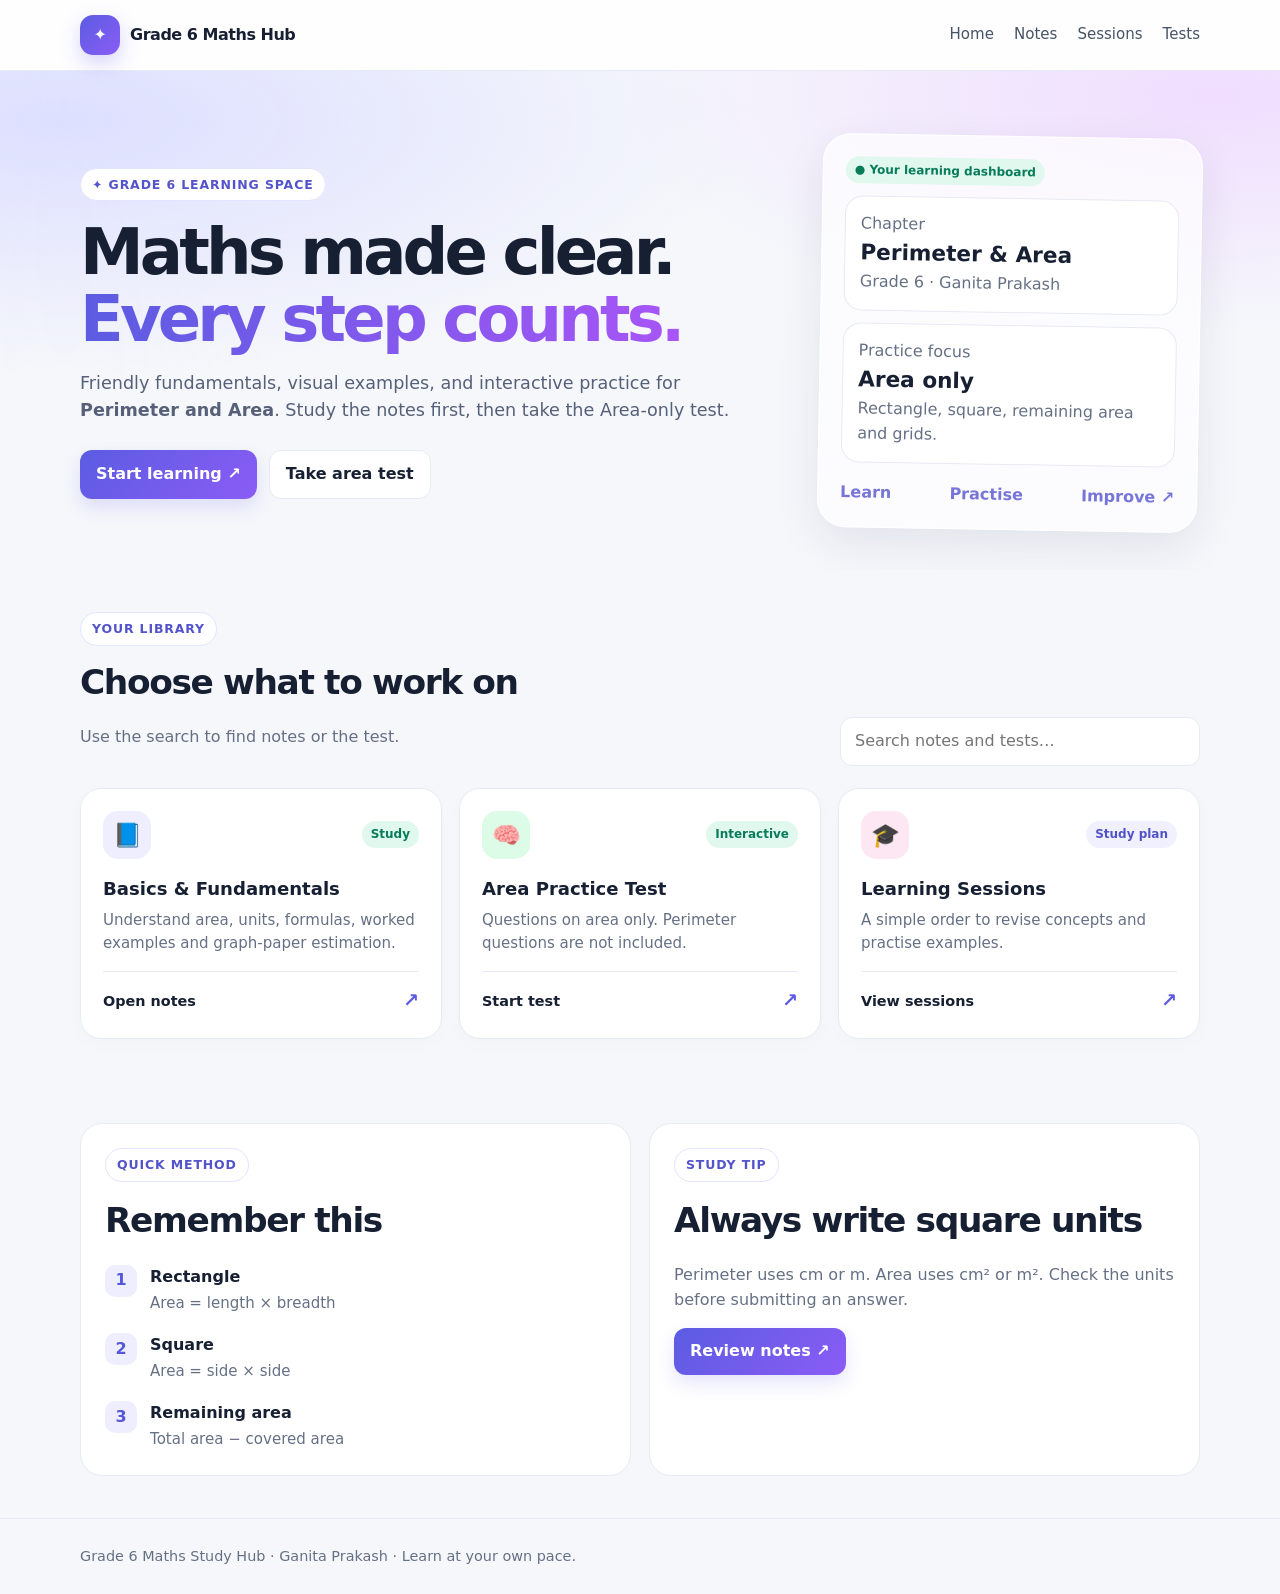
<file: index.html>
<!doctype html><html lang="en"><head><meta charset="utf-8"><meta name="viewport" content="width=device-width,initial-scale=1"><meta name="description" content="Grade 6 Maths study notes and interactive area test"><title>Grade 6 Maths Study Hub</title><link rel="stylesheet" href="/assets/style.css"></head><body><header class="nav"><div class="container nav-inner"><a class="brand" href="/"><span class="brand-icon">✦</span><span>Grade 6 Maths Hub</span></a><nav class="nav-links"><a href="/">Home</a><a href="/notes/">Notes</a><a href="/sessions/">Sessions</a><a href="/test/">Tests</a></nav></div></header><main><section class="hero"><div class="container hero-grid"><div><span class="eyebrow">✦ Grade 6 learning space</span><h1>Maths made clear.<br><span class="gradient-text">Every step counts.</span></h1><p class="lead">Friendly fundamentals, visual examples, and interactive practice for <b>Perimeter and Area</b>. Study the notes first, then take the Area-only test.</p><div class="hero-actions"><a class="btn" href="/notes/">Start learning ↗</a><a class="btn secondary" href="/test/">Take area test</a></div></div><div class="hero-art"><div class="pill green">● Your learning dashboard</div><div class="mini-stat"><span class="muted">Chapter</span><strong>Perimeter & Area</strong><span class="muted">Grade 6 · Ganita Prakash</span></div><div class="mini-stat"><span class="muted">Practice focus</span><strong>Area only</strong><span class="muted">Rectangle, square, remaining area and grids.</span></div><div style="display:flex;justify-content:space-between;margin-top:18px;color:#7776d8;font-weight:800"><span>Learn</span><span>Practise</span><span>Improve ↗</span></div></div></div></section><section class="section" id="learning"><div class="container"><div class="section-head"><div><span class="eyebrow">Your library</span><h2 style="margin-top:10px">Choose what to work on</h2><p class="muted">Use the search to find notes or the test.</p></div><input class="searchbar" data-search placeholder="Search notes and tests…"></div><div class="cards"><a class="card" data-search-card href="/notes/"><div class="card-top"><span class="icon-tile">📘</span><span class="pill green">Study</span></div><h3>Basics & Fundamentals</h3><p>Understand area, units, formulas, worked examples and graph-paper estimation.</p><div class="card-foot"><span>Open notes</span><span class="arrow">↗</span></div></a><a class="card" data-search-card href="/test/"><div class="card-top"><span class="icon-tile green">🧠</span><span class="pill green">Interactive</span></div><h3>Area Practice Test</h3><p>Questions on area only. Perimeter questions are not included.</p><div class="card-foot"><span>Start test</span><span class="arrow">↗</span></div></a><a class="card" data-search-card href="/sessions/"><div class="card-top"><span class="icon-tile pink">🎓</span><span class="pill">Study plan</span></div><h3>Learning Sessions</h3><p>A simple order to revise concepts and practise examples.</p><div class="card-foot"><span>View sessions</span><span class="arrow">↗</span></div></a></div></div></section><section class="section"><div class="container two-col"><div class="panel"><span class="eyebrow">Quick method</span><h2 style="margin-top:12px">Remember this</h2><div class="step"><span class="step-number">1</span><div><strong>Rectangle</strong><p>Area = length × breadth</p></div></div><div class="step"><span class="step-number">2</span><div><strong>Square</strong><p>Area = side × side</p></div></div><div class="step"><span class="step-number">3</span><div><strong>Remaining area</strong><p>Total area − covered area</p></div></div></div><div class="panel"><span class="eyebrow">Study tip</span><h2 style="margin-top:12px">Always write square units</h2><p class="muted">Perimeter uses cm or m. Area uses cm² or m². Check the units before submitting an answer.</p><a class="btn" href="/notes/">Review notes ↗</a></div></div></section></main><footer class="footer"><div class="container">Grade 6 Maths Study Hub · Ganita Prakash · Learn at your own pace.</div></footer><script src="/assets/app.js"></script>
</file>
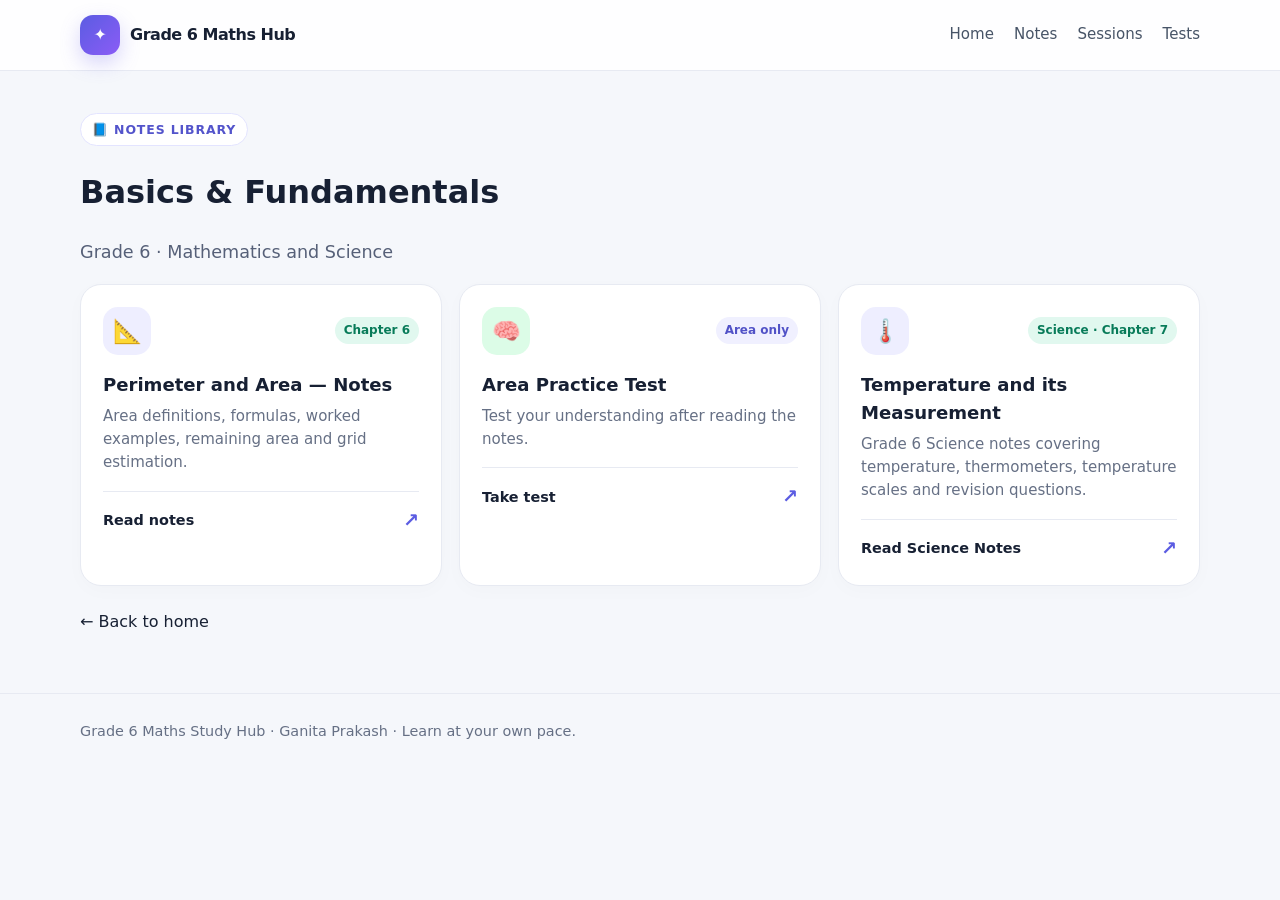
<file: notes/index.html>
<!doctype html>
<html lang="en">
<head>
  <meta charset="utf-8">
  <meta name="viewport" content="width=device-width,initial-scale=1">
  <meta name="description" content="Grade 6 Maths and Science study notes and interactive tests">
  <title>Grade 6 Notes</title>
  <link rel="stylesheet" href="/assets/style.css">
</head>

<body>

  <header class="nav">
    <div class="container nav-inner">
      <a class="brand" href="/">
        <span class="brand-icon">✦</span>
        <span>Grade 6 Maths Hub</span>
      </a>

      <nav class="nav-links">
        <a href="/">Home</a>
        <a href="/notes/">Notes</a>
        <a href="/sessions/">Sessions</a>
        <a href="/test/">Tests</a>
      </nav>
    </div>
  </header>

  <main class="section">
    <div class="container">

      <span class="eyebrow">📘 Notes library</span>

      <h1>Basics &amp; Fundamentals</h1>

      <p class="lead">
        Grade 6 · Mathematics and Science
      </p>

      <div class="cards">

        <!-- Maths Notes Card -->
        <a class="card" href="/notes/perimeter-and-area.html">
          <div class="card-top">
            <span class="icon-tile">📐</span>
            <span class="pill green">Chapter 6</span>
          </div>

          <h3>Perimeter and Area — Notes</h3>

          <p>
            Area definitions, formulas, worked examples,
            remaining area and grid estimation.
          </p>

          <div class="card-foot">
            <span>Read notes</span>
            <span class="arrow">↗</span>
          </div>
        </a>

        <!-- Area Practice Test Card -->
        <a class="card" href="/test/">
          <div class="card-top">
            <span class="icon-tile green">🧠</span>
            <span class="pill">Area only</span>
          </div>

          <h3>Area Practice Test</h3>

          <p>
            Test your understanding after reading the notes.
          </p>

          <div class="card-foot">
            <span>Take test</span>
            <span class="arrow">↗</span>
          </div>
        </a>

        <!-- Science Notes Card -->
        <a class="card" href="/notes/temperature-and-its-measurement.html">
          <div class="card-top">
            <span class="icon-tile">🌡️</span>
            <span class="pill green">Science · Chapter 7</span>
          </div>

          <h3>Temperature and its Measurement</h3>

          <p>
            Grade 6 Science notes covering temperature,
            thermometers, temperature scales and revision questions.
          </p>

          <div class="card-foot">
            <span>Read Science Notes</span>
            <span class="arrow">↗</span>
          </div>
        </a>

      </div>

      <p style="margin-top:24px">
        <a href="/">← Back to home</a>
      </p>

    </div>
  </main>

  <footer class="footer">
    <div class="container">
      Grade 6 Maths Study Hub · Ganita Prakash · Learn at your own pace.
    </div>
  </footer>

  <script src="/assets/app.js"></script>

</body>
</html>
</file>
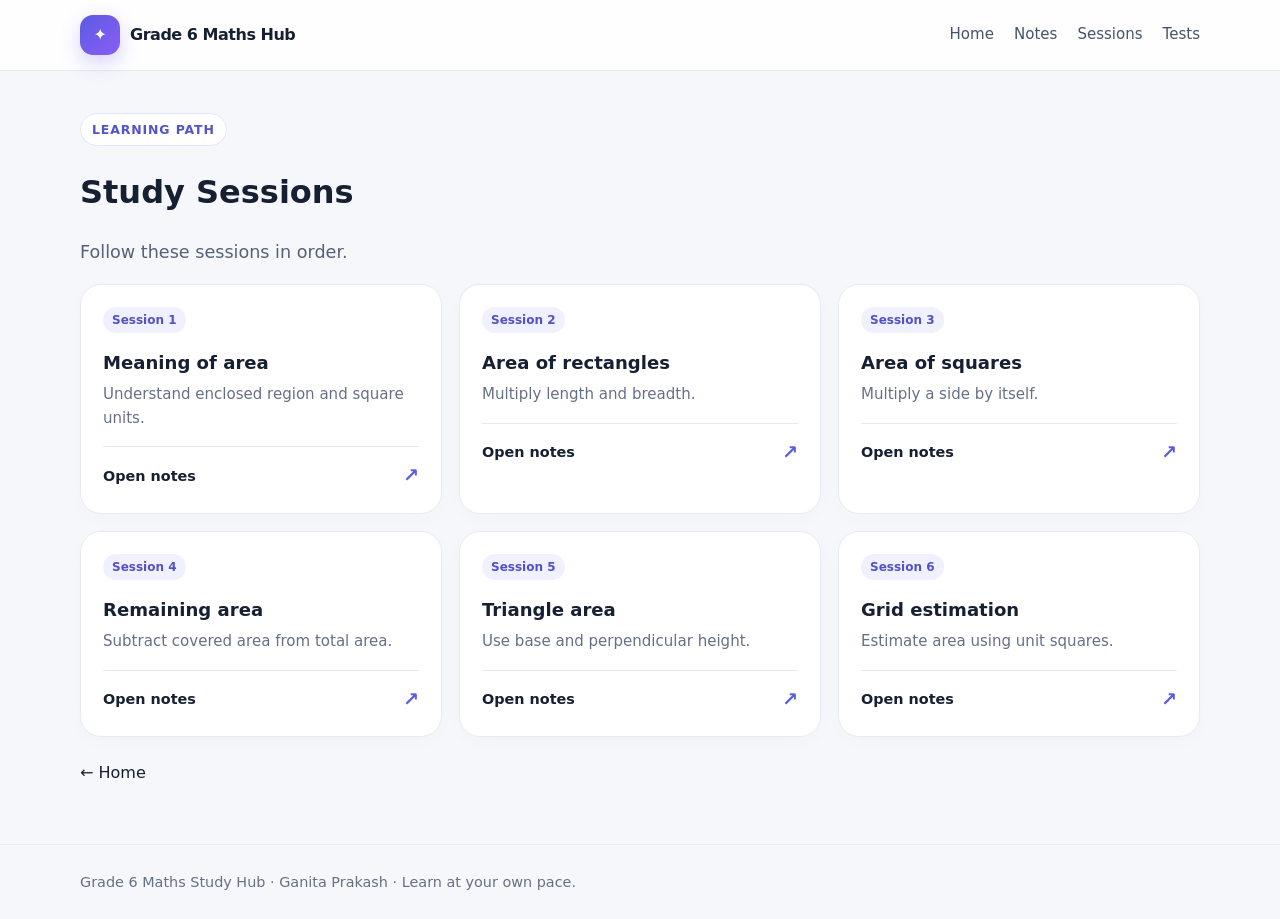
<file: sessions/index.html>
<!doctype html><html lang="en"><head><meta charset="utf-8"><meta name="viewport" content="width=device-width,initial-scale=1"><meta name="description" content="Grade 6 Maths study notes and interactive area test"><title>Grade 6 Sessions</title><link rel="stylesheet" href="/assets/style.css"></head><body><header class="nav"><div class="container nav-inner"><a class="brand" href="/"><span class="brand-icon">✦</span><span>Grade 6 Maths Hub</span></a><nav class="nav-links"><a href="/">Home</a><a href="/notes/">Notes</a><a href="/sessions/">Sessions</a><a href="/test/">Tests</a></nav></div></header><main class="section"><div class="container"><span class="eyebrow">Learning path</span><h1>Study Sessions</h1><p class="lead">Follow these sessions in order.</p><div class="cards"><a class="card" href="/notes/perimeter-and-area.html"><span class="pill">Session 1</span><h3>Meaning of area</h3><p>Understand enclosed region and square units.</p><div class="card-foot"><span>Open notes</span><span class="arrow">↗</span></div></a><a class="card" href="/notes/perimeter-and-area.html"><span class="pill">Session 2</span><h3>Area of rectangles</h3><p>Multiply length and breadth.</p><div class="card-foot"><span>Open notes</span><span class="arrow">↗</span></div></a><a class="card" href="/notes/perimeter-and-area.html"><span class="pill">Session 3</span><h3>Area of squares</h3><p>Multiply a side by itself.</p><div class="card-foot"><span>Open notes</span><span class="arrow">↗</span></div></a><a class="card" href="/notes/perimeter-and-area.html"><span class="pill">Session 4</span><h3>Remaining area</h3><p>Subtract covered area from total area.</p><div class="card-foot"><span>Open notes</span><span class="arrow">↗</span></div></a><a class="card" href="/notes/perimeter-and-area.html"><span class="pill">Session 5</span><h3>Triangle area</h3><p>Use base and perpendicular height.</p><div class="card-foot"><span>Open notes</span><span class="arrow">↗</span></div></a><a class="card" href="/notes/perimeter-and-area.html"><span class="pill">Session 6</span><h3>Grid estimation</h3><p>Estimate area using unit squares.</p><div class="card-foot"><span>Open notes</span><span class="arrow">↗</span></div></a></div><p style="margin-top:24px"><a href="/">← Home</a></p></div></main><footer class="footer"><div class="container">Grade 6 Maths Study Hub · Ganita Prakash · Learn at your own pace.</div></footer><script src="/assets/app.js"></script>
</file>
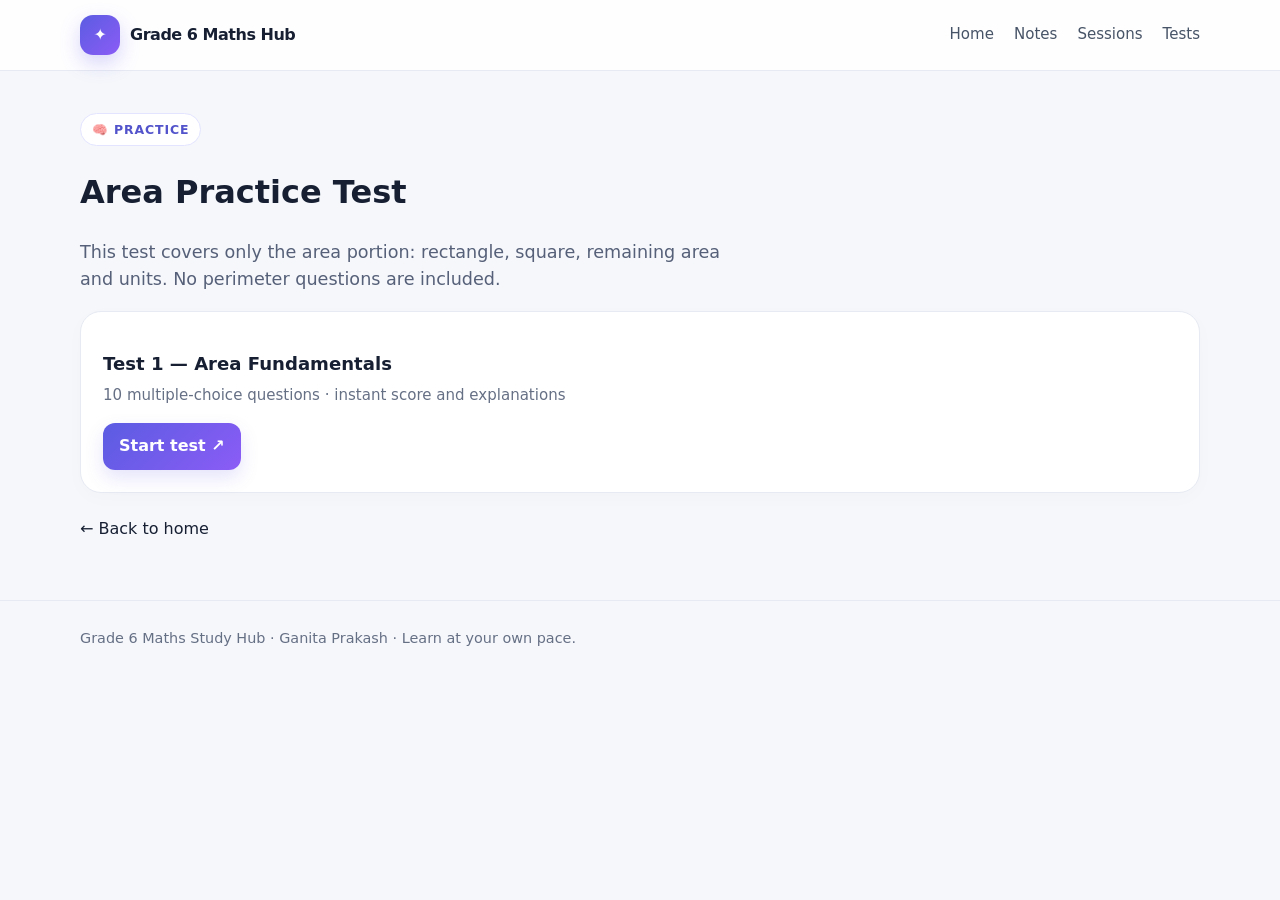
<file: test/index.html>
<!doctype html><html lang="en"><head><meta charset="utf-8"><meta name="viewport" content="width=device-width,initial-scale=1"><meta name="description" content="Grade 6 Maths study notes and interactive area test"><title>Grade 6 Area Test</title><link rel="stylesheet" href="/assets/style.css"></head><body><header class="nav"><div class="container nav-inner"><a class="brand" href="/"><span class="brand-icon">✦</span><span>Grade 6 Maths Hub</span></a><nav class="nav-links"><a href="/">Home</a><a href="/notes/">Notes</a><a href="/sessions/">Sessions</a><a href="/test/">Tests</a></nav></div></header><main class="section"><div class="container"><span class="eyebrow">🧠 Practice</span><h1>Area Practice Test</h1><p class="lead">This test covers only the area portion: rectangle, square, remaining area and units. No perimeter questions are included.</p><div class="card"><h3>Test 1 — Area Fundamentals</h3><p>10 multiple-choice questions · instant score and explanations</p><a class="btn" href="/test/area-fundamentals.html">Start test ↗</a></div><p style="margin-top:24px"><a href="/">← Back to home</a></p></div></main><footer class="footer"><div class="container">Grade 6 Maths Study Hub · Ganita Prakash · Learn at your own pace.</div></footer><script src="/assets/app.js"></script>
</file>
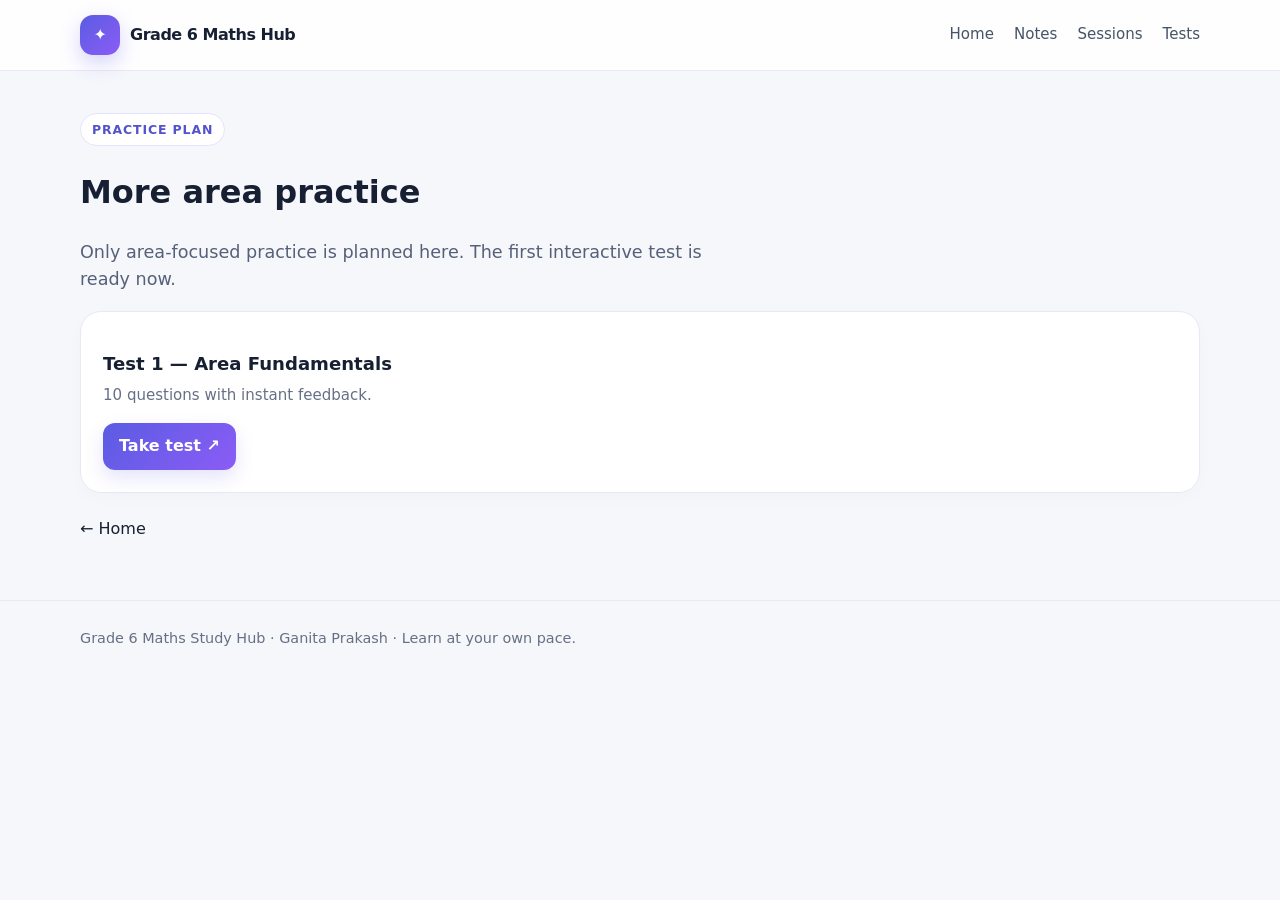
<file: upcoming-tests/index.html>
<!doctype html><html lang="en"><head><meta charset="utf-8"><meta name="viewport" content="width=device-width,initial-scale=1"><meta name="description" content="Grade 6 Maths study notes and interactive area test"><title>Area Test Practice</title><link rel="stylesheet" href="/assets/style.css"></head><body><header class="nav"><div class="container nav-inner"><a class="brand" href="/"><span class="brand-icon">✦</span><span>Grade 6 Maths Hub</span></a><nav class="nav-links"><a href="/">Home</a><a href="/notes/">Notes</a><a href="/sessions/">Sessions</a><a href="/test/">Tests</a></nav></div></header><main class="section"><div class="container"><span class="eyebrow">Practice plan</span><h1>More area practice</h1><p class="lead">Only area-focused practice is planned here. The first interactive test is ready now.</p><div class="card"><h3>Test 1 — Area Fundamentals</h3><p>10 questions with instant feedback.</p><a class="btn" href="/test/area-fundamentals.html">Take test ↗</a></div><p style="margin-top:24px"><a href="/">← Home</a></p></div></main><footer class="footer"><div class="container">Grade 6 Maths Study Hub · Ganita Prakash · Learn at your own pace.</div></footer><script src="/assets/app.js"></script>
</file>
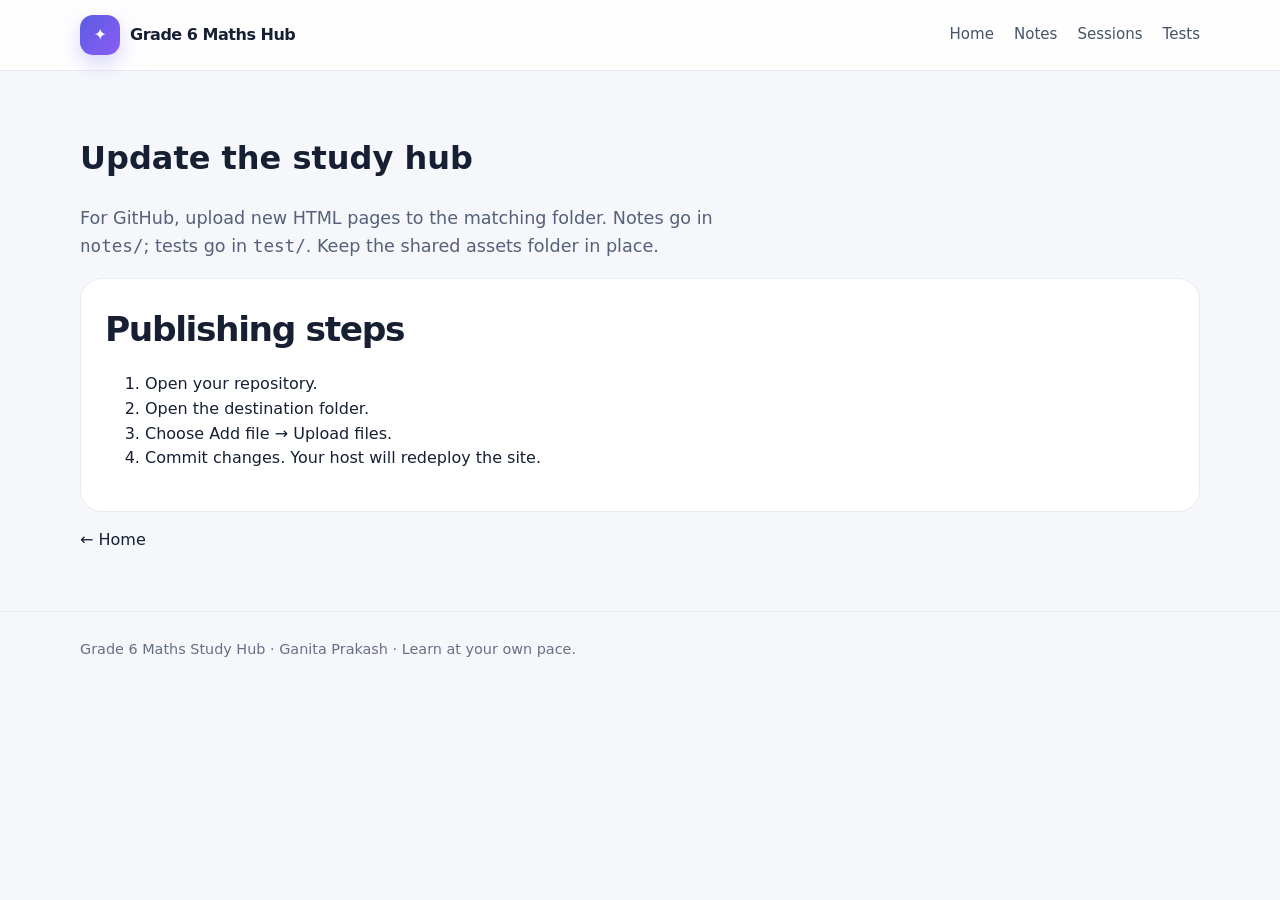
<file: upload.html>
<!doctype html><html lang="en"><head><meta charset="utf-8"><meta name="viewport" content="width=device-width,initial-scale=1"><meta name="description" content="Grade 6 Maths study notes and interactive area test"><title>Add Grade 6 Pages</title><link rel="stylesheet" href="/assets/style.css"></head><body><header class="nav"><div class="container nav-inner"><a class="brand" href="/"><span class="brand-icon">✦</span><span>Grade 6 Maths Hub</span></a><nav class="nav-links"><a href="/">Home</a><a href="/notes/">Notes</a><a href="/sessions/">Sessions</a><a href="/test/">Tests</a></nav></div></header><main class="section"><div class="container"><h1>Update the study hub</h1><p class="lead">For GitHub, upload new HTML pages to the matching folder. Notes go in <code>notes/</code>; tests go in <code>test/</code>. Keep the shared assets folder in place.</p><div class="panel"><h2>Publishing steps</h2><ol><li>Open your repository.</li><li>Open the destination folder.</li><li>Choose Add file → Upload files.</li><li>Commit changes. Your host will redeploy the site.</li></ol></div><p><a href="/">← Home</a></p></div></main><footer class="footer"><div class="container">Grade 6 Maths Study Hub · Ganita Prakash · Learn at your own pace.</div></footer><script src="/assets/app.js"></script>
</file>
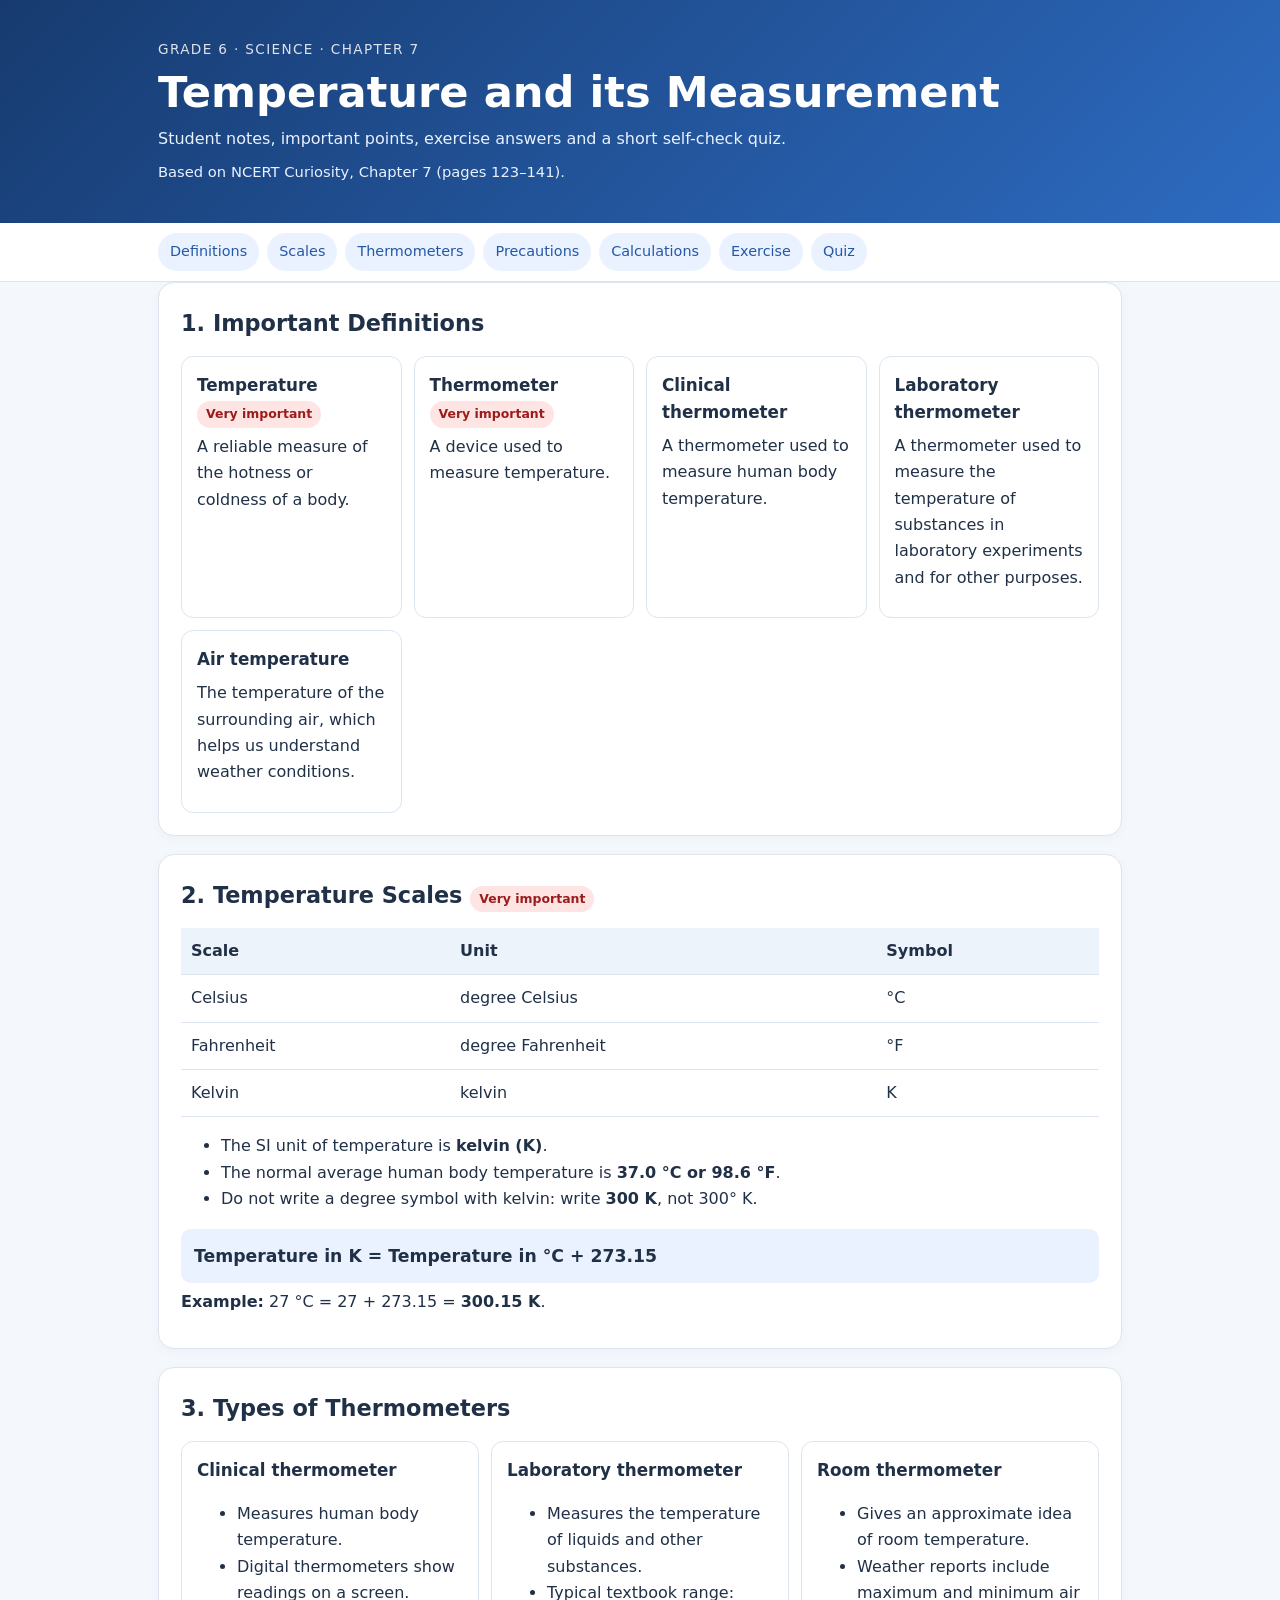
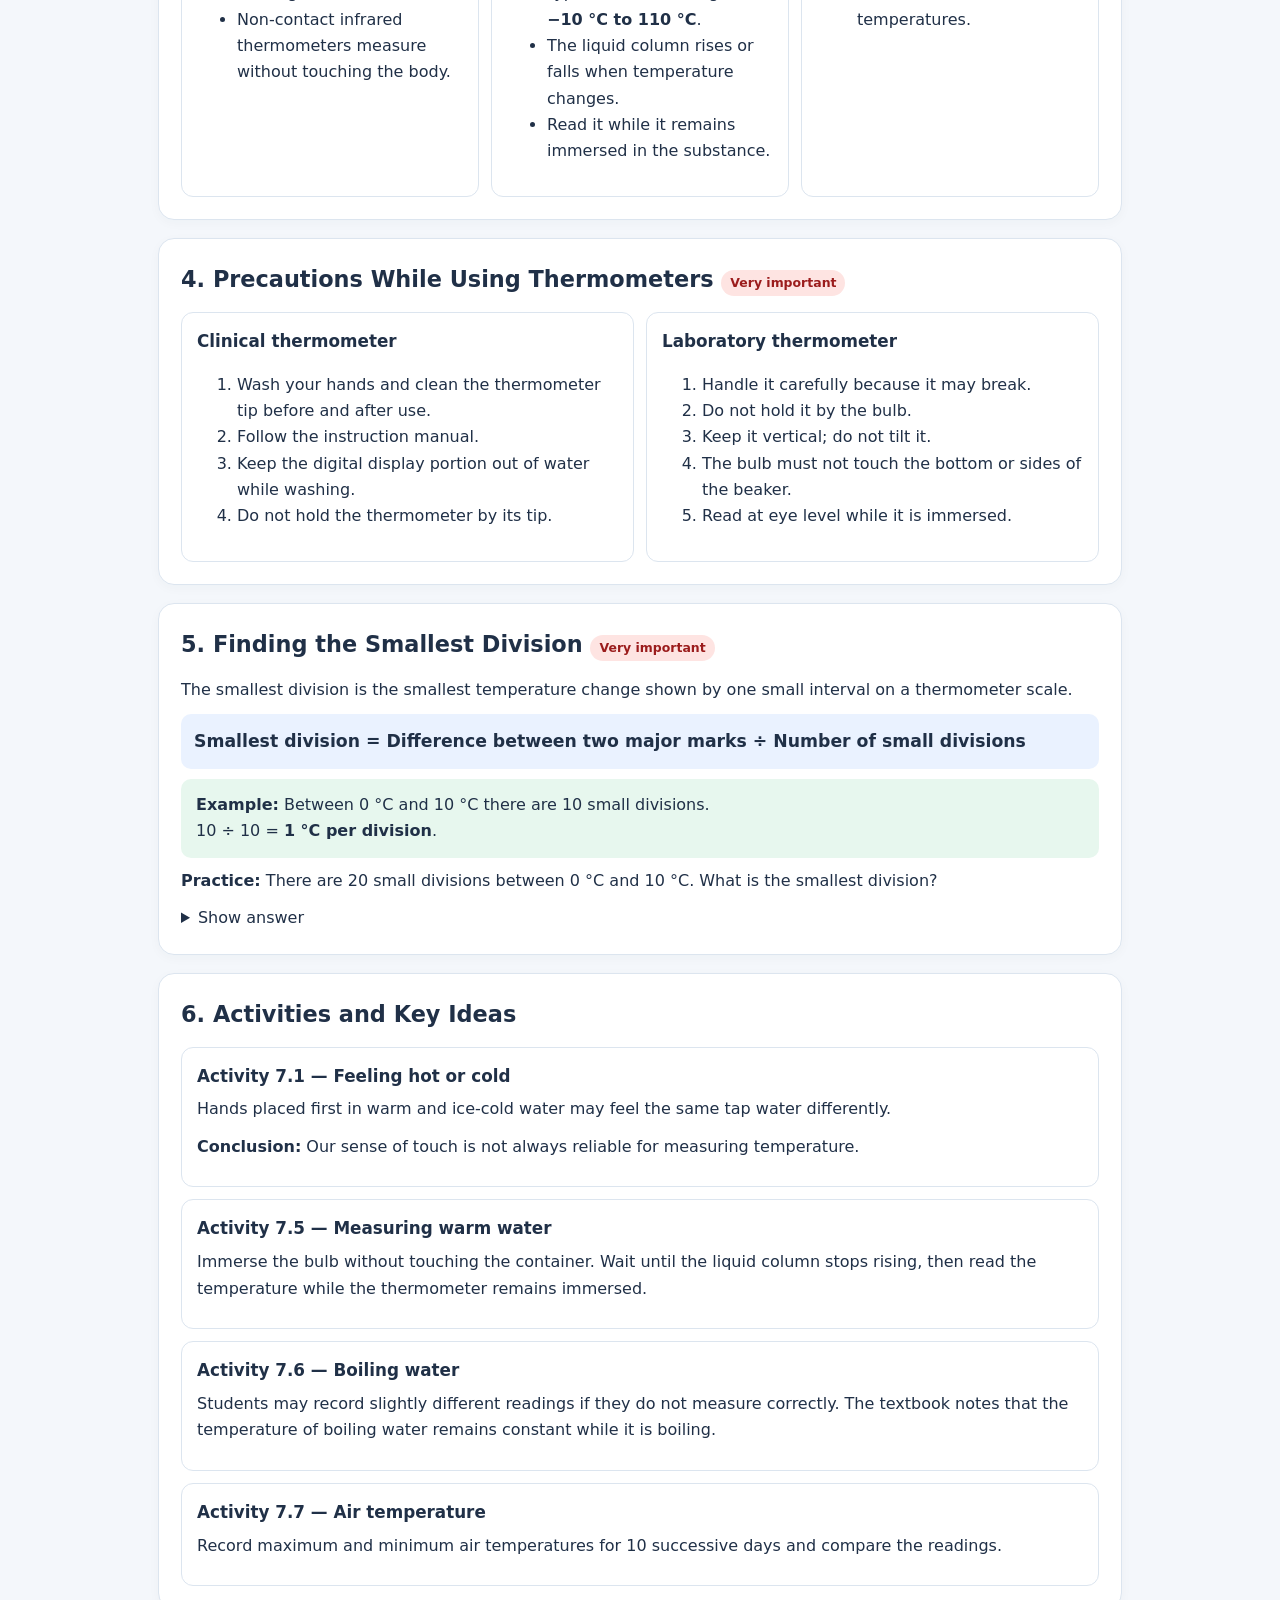
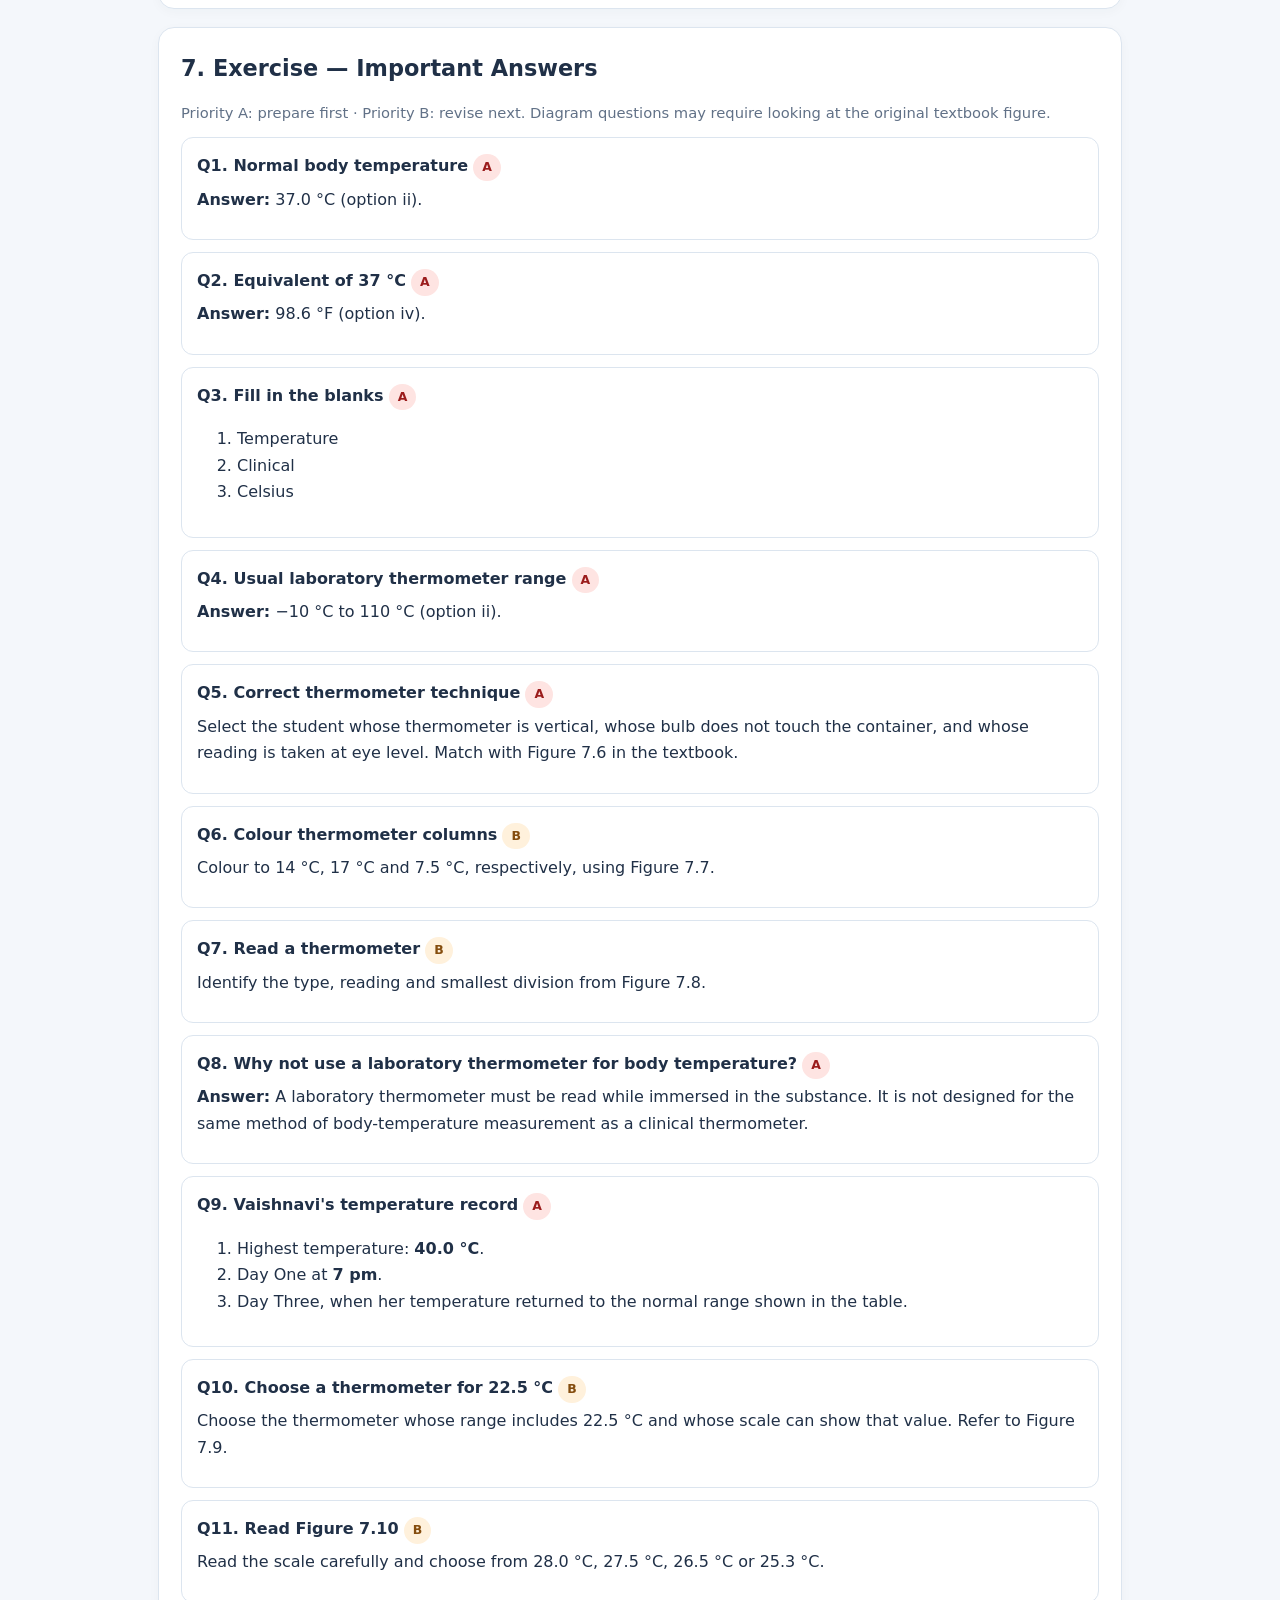
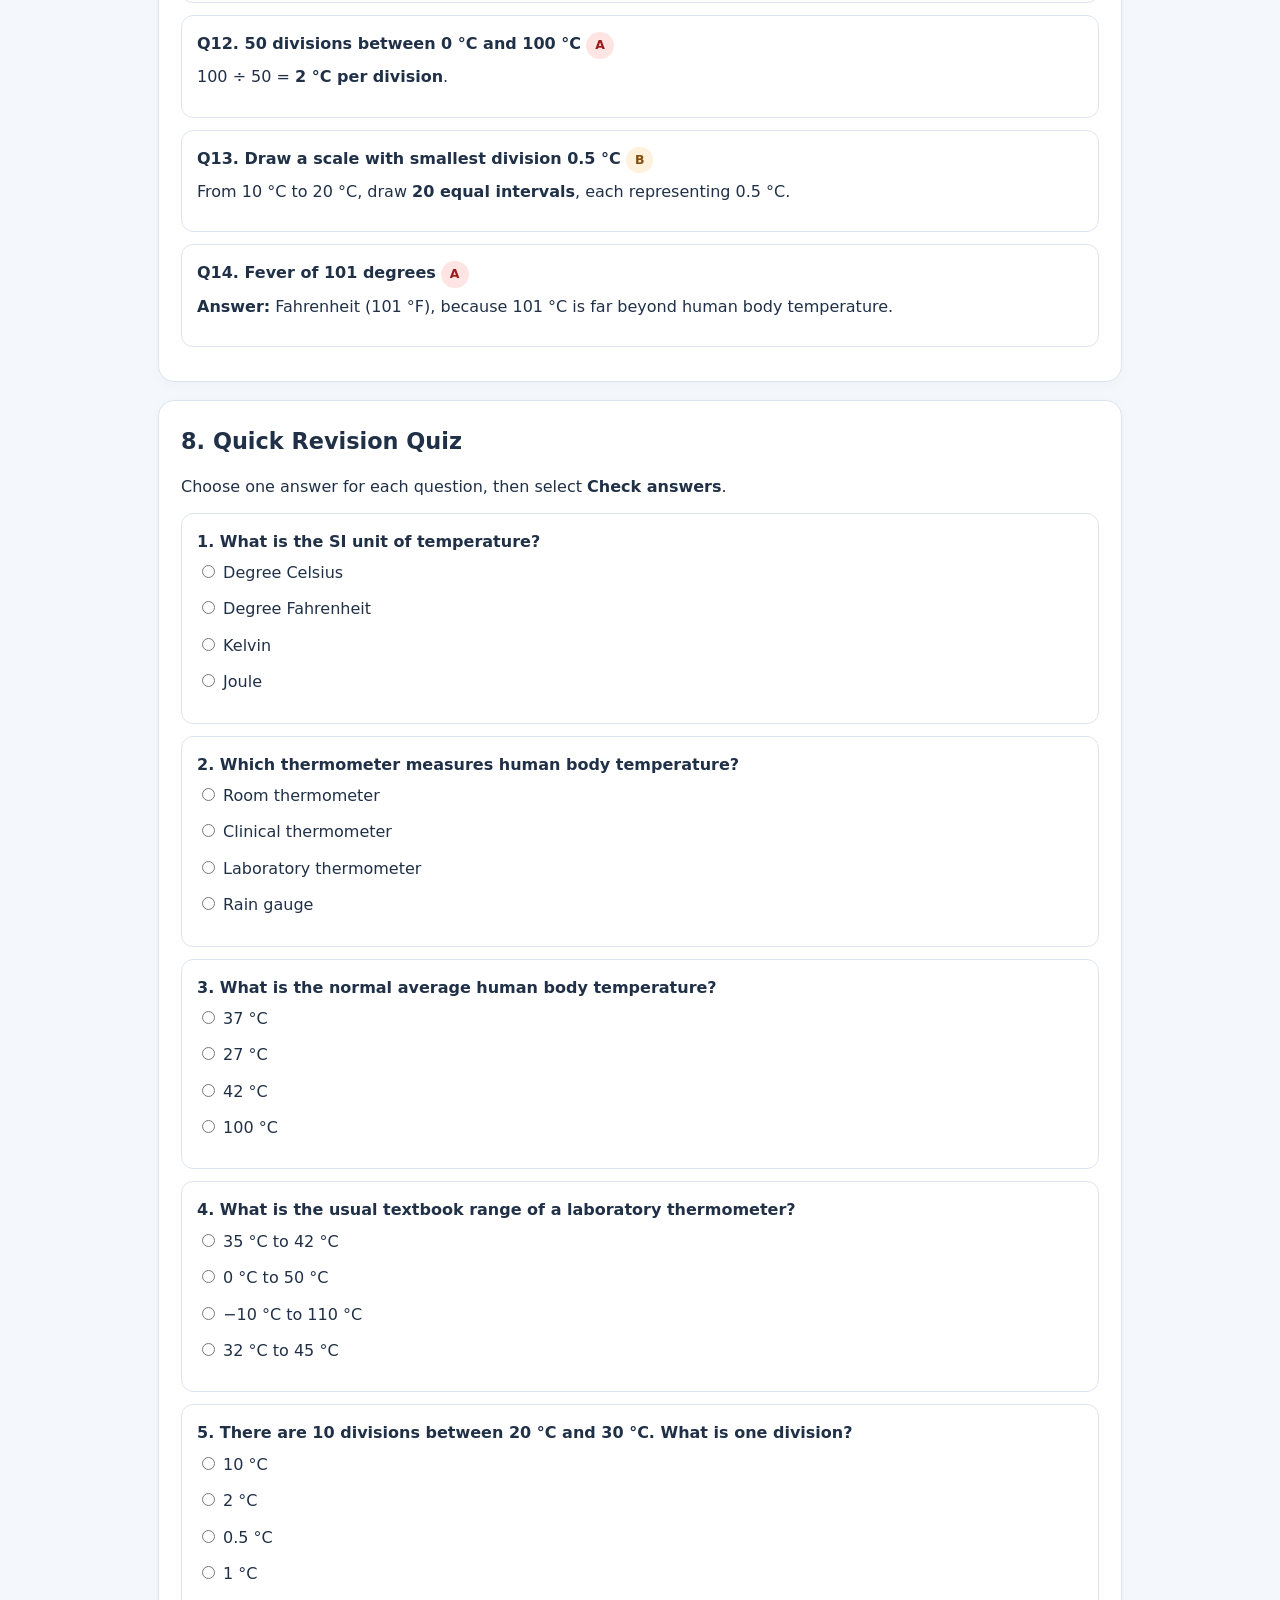
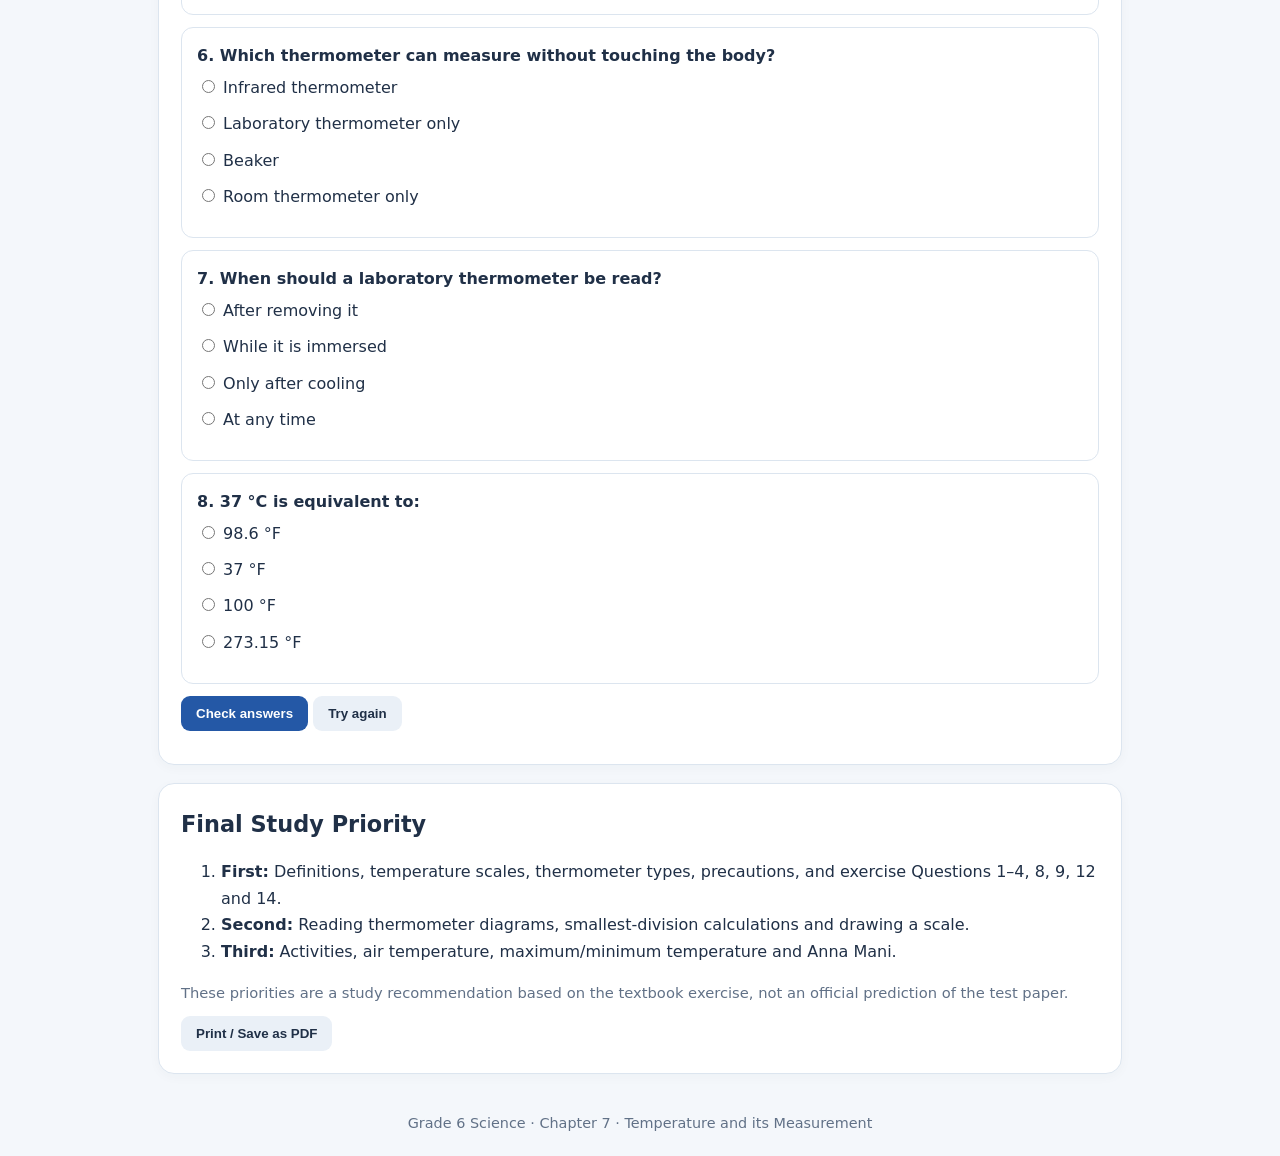
<file: notes/grade6_science_chapter7_temperature.html>
<!DOCTYPE html>
<html lang="en">
<head>
<meta charset="UTF-8">
<meta name="viewport" content="width=device-width, initial-scale=1.0">
<title>Grade 6 Science | Temperature and its Measurement</title>
<style>
  :root{--ink:#203047;--muted:#617187;--paper:#fff;--bg:#f4f7fb;--line:#dce5ef;--blue:#2458a6;--pale:#eaf2ff;--orange:#fff1dc;--green:#e7f7ee;--red:#b42318}
  *{box-sizing:border-box}
  body{margin:0;background:var(--bg);color:var(--ink);font:16px/1.65 system-ui,-apple-system,Segoe UI,Roboto,Arial,sans-serif}
  header{background:linear-gradient(135deg,#173b70,#2d6bc1);color:white;padding:38px 18px}
  .wrap{max-width:1000px;margin:auto;padding:0 18px}
  header .eyebrow{font-size:.85rem;letter-spacing:.1em;text-transform:uppercase;opacity:.85}
  h1{font-size:clamp(1.8rem,4vw,2.7rem);line-height:1.15;margin:.5rem 0}
  header p{max-width:700px;margin:.5rem 0 0;color:#e8f1ff}
  nav{position:sticky;top:0;z-index:10;background:#fff;border-bottom:1px solid var(--line);padding:10px 0}
  nav .wrap{display:flex;gap:8px;overflow-x:auto}
  nav a{white-space:nowrap;text-decoration:none;color:var(--blue);background:var(--pale);padding:7px 12px;border-radius:999px;font-size:.9rem}
  main{padding:26px 0 48px}
  section{background:var(--paper);border:1px solid var(--line);border-radius:16px;padding:22px;margin:0 0 18px;box-shadow:0 3px 12px #20304708;scroll-margin-top:76px}
  h2{font-size:1.4rem;margin:0 0 14px}
  h3{font-size:1.05rem;margin:0 0 6px}
  p{margin:.35rem 0 .7rem}
  .tag{display:inline-block;font-size:.78rem;font-weight:750;padding:3px 9px;border-radius:999px;background:var(--orange);color:#854d0e}
  .high{background:#fee4e2;color:#9b1c1c}
  .grid{display:grid;grid-template-columns:repeat(auto-fit,minmax(220px,1fr));gap:12px}
  .card{border:1px solid var(--line);border-radius:12px;padding:15px}
  .formula{font-size:1.08rem;font-weight:750;background:var(--pale);padding:13px;border-radius:10px;overflow-wrap:anywhere}
  table{border-collapse:collapse;width:100%;margin:10px 0}
  th,td{padding:10px;text-align:left;border-bottom:1px solid var(--line)}
  th{background:#edf3fb}
  .note{padding:13px 15px;border-radius:10px;background:var(--green);margin:10px 0}
  .question{border:1px solid var(--line);padding:15px;border-radius:12px;margin:12px 0}
  .question label{display:block;padding:5px 0;cursor:pointer}
  button{border:0;background:var(--blue);color:#fff;font-weight:700;padding:10px 15px;border-radius:9px;cursor:pointer}
  button.secondary{background:#eaf0f7;color:var(--ink)}
  .feedback{font-weight:700;margin-top:7px}
  .muted{color:var(--muted);font-size:.92rem}
  footer{text-align:center;padding:20px;color:var(--muted);font-size:.9rem}
  @media print{body{background:white}nav,.no-print,button{display:none!important}section{break-inside:avoid;box-shadow:none}}
</style>
</head>
<body>
<header>
  <div class="wrap">
    <div class="eyebrow">Grade 6 · Science · Chapter 7</div>
    <h1>Temperature and its Measurement</h1>
    <p>Student notes, important points, exercise answers and a short self-check quiz.</p>
    <p class="muted" style="color:#e8f1ff">Based on NCERT Curiosity, Chapter 7 (pages 123–141).</p>
  </div>
</header>
<nav class="no-print"><div class="wrap">
  <a href="#definitions">Definitions</a><a href="#scales">Scales</a><a href="#thermometers">Thermometers</a><a href="#precautions">Precautions</a><a href="#calculations">Calculations</a><a href="#exercise">Exercise</a><a href="#quiz">Quiz</a>
</div></nav>
<main class="wrap">
<section id="definitions">
  <h2>1. Important Definitions</h2>
  <div class="grid">
    <article class="card"><h3>Temperature <span class="tag high">Very important</span></h3><p>A reliable measure of the hotness or coldness of a body.</p></article>
    <article class="card"><h3>Thermometer <span class="tag high">Very important</span></h3><p>A device used to measure temperature.</p></article>
    <article class="card"><h3>Clinical thermometer</h3><p>A thermometer used to measure human body temperature.</p></article>
    <article class="card"><h3>Laboratory thermometer</h3><p>A thermometer used to measure the temperature of substances in laboratory experiments and for other purposes.</p></article>
    <article class="card"><h3>Air temperature</h3><p>The temperature of the surrounding air, which helps us understand weather conditions.</p></article>
  </div>
</section>

<section id="scales">
  <h2>2. Temperature Scales <span class="tag high">Very important</span></h2>
  <table><thead><tr><th>Scale</th><th>Unit</th><th>Symbol</th></tr></thead><tbody>
    <tr><td>Celsius</td><td>degree Celsius</td><td>°C</td></tr>
    <tr><td>Fahrenheit</td><td>degree Fahrenheit</td><td>°F</td></tr>
    <tr><td>Kelvin</td><td>kelvin</td><td>K</td></tr>
  </tbody></table>
  <ul>
    <li>The SI unit of temperature is <strong>kelvin (K)</strong>.</li>
    <li>The normal average human body temperature is <strong>37.0 °C or 98.6 °F</strong>.</li>
    <li>Do not write a degree symbol with kelvin: write <strong>300 K</strong>, not 300° K.</li>
  </ul>
  <div class="formula">Temperature in K = Temperature in °C + 273.15</div>
  <p><strong>Example:</strong> 27 °C = 27 + 273.15 = <strong>300.15 K</strong>.</p>
</section>

<section id="thermometers">
  <h2>3. Types of Thermometers</h2>
  <div class="grid">
    <article class="card"><h3>Clinical thermometer</h3><ul><li>Measures human body temperature.</li><li>Digital thermometers show readings on a screen.</li><li>Non-contact infrared thermometers measure without touching the body.</li></ul></article>
    <article class="card"><h3>Laboratory thermometer</h3><ul><li>Measures the temperature of liquids and other substances.</li><li>Typical textbook range: <strong>−10 °C to 110 °C</strong>.</li><li>The liquid column rises or falls when temperature changes.</li><li>Read it while it remains immersed in the substance.</li></ul></article>
    <article class="card"><h3>Room thermometer</h3><ul><li>Gives an approximate idea of room temperature.</li><li>Weather reports include maximum and minimum air temperatures.</li></ul></article>
  </div>
</section>

<section id="precautions">
  <h2>4. Precautions While Using Thermometers <span class="tag high">Very important</span></h2>
  <div class="grid">
    <article class="card"><h3>Clinical thermometer</h3><ol><li>Wash your hands and clean the thermometer tip before and after use.</li><li>Follow the instruction manual.</li><li>Keep the digital display portion out of water while washing.</li><li>Do not hold the thermometer by its tip.</li></ol></article>
    <article class="card"><h3>Laboratory thermometer</h3><ol><li>Handle it carefully because it may break.</li><li>Do not hold it by the bulb.</li><li>Keep it vertical; do not tilt it.</li><li>The bulb must not touch the bottom or sides of the beaker.</li><li>Read at eye level while it is immersed.</li></ol></article>
  </div>
</section>

<section id="calculations">
  <h2>5. Finding the Smallest Division <span class="tag high">Very important</span></h2>
  <p>The smallest division is the smallest temperature change shown by one small interval on a thermometer scale.</p>
  <div class="formula">Smallest division = Difference between two major marks ÷ Number of small divisions</div>
  <div class="note"><strong>Example:</strong> Between 0 °C and 10 °C there are 10 small divisions.<br>10 ÷ 10 = <strong>1 °C per division</strong>.</div>
  <p><strong>Practice:</strong> There are 20 small divisions between 0 °C and 10 °C. What is the smallest division?</p>
  <details><summary>Show answer</summary><p>10 ÷ 20 = <strong>0.5 °C</strong>.</p></details>
</section>

<section id="activities">
  <h2>6. Activities and Key Ideas</h2>
  <div class="card"><h3>Activity 7.1 — Feeling hot or cold</h3><p>Hands placed first in warm and ice-cold water may feel the same tap water differently.</p><p><strong>Conclusion:</strong> Our sense of touch is not always reliable for measuring temperature.</p></div>
  <div class="card" style="margin-top:12px"><h3>Activity 7.5 — Measuring warm water</h3><p>Immerse the bulb without touching the container. Wait until the liquid column stops rising, then read the temperature while the thermometer remains immersed.</p></div>
  <div class="card" style="margin-top:12px"><h3>Activity 7.6 — Boiling water</h3><p>Students may record slightly different readings if they do not measure correctly. The textbook notes that the temperature of boiling water remains constant while it is boiling.</p></div>
  <div class="card" style="margin-top:12px"><h3>Activity 7.7 — Air temperature</h3><p>Record maximum and minimum air temperatures for 10 successive days and compare the readings.</p></div>
</section>

<section id="exercise">
  <h2>7. Exercise — Important Answers</h2>
  <p class="muted">Priority A: prepare first · Priority B: revise next. Diagram questions may require looking at the original textbook figure.</p>
  <div class="question"><strong>Q1. Normal body temperature</strong> <span class="tag high">A</span><p><strong>Answer:</strong> 37.0 °C (option ii).</p></div>
  <div class="question"><strong>Q2. Equivalent of 37 °C</strong> <span class="tag high">A</span><p><strong>Answer:</strong> 98.6 °F (option iv).</p></div>
  <div class="question"><strong>Q3. Fill in the blanks</strong> <span class="tag high">A</span><ol><li>Temperature</li><li>Clinical</li><li>Celsius</li></ol></div>
  <div class="question"><strong>Q4. Usual laboratory thermometer range</strong> <span class="tag high">A</span><p><strong>Answer:</strong> −10 °C to 110 °C (option ii).</p></div>
  <div class="question"><strong>Q5. Correct thermometer technique</strong> <span class="tag high">A</span><p>Select the student whose thermometer is vertical, whose bulb does not touch the container, and whose reading is taken at eye level. Match with Figure 7.6 in the textbook.</p></div>
  <div class="question"><strong>Q6. Colour thermometer columns</strong> <span class="tag">B</span><p>Colour to 14 °C, 17 °C and 7.5 °C, respectively, using Figure 7.7.</p></div>
  <div class="question"><strong>Q7. Read a thermometer</strong> <span class="tag">B</span><p>Identify the type, reading and smallest division from Figure 7.8.</p></div>
  <div class="question"><strong>Q8. Why not use a laboratory thermometer for body temperature?</strong> <span class="tag high">A</span><p><strong>Answer:</strong> A laboratory thermometer must be read while immersed in the substance. It is not designed for the same method of body-temperature measurement as a clinical thermometer.</p></div>
  <div class="question"><strong>Q9. Vaishnavi's temperature record</strong> <span class="tag high">A</span><ol><li>Highest temperature: <strong>40.0 °C</strong>.</li><li>Day One at <strong>7 pm</strong>.</li><li>Day Three, when her temperature returned to the normal range shown in the table.</li></ol></div>
  <div class="question"><strong>Q10. Choose a thermometer for 22.5 °C</strong> <span class="tag">B</span><p>Choose the thermometer whose range includes 22.5 °C and whose scale can show that value. Refer to Figure 7.9.</p></div>
  <div class="question"><strong>Q11. Read Figure 7.10</strong> <span class="tag">B</span><p>Read the scale carefully and choose from 28.0 °C, 27.5 °C, 26.5 °C or 25.3 °C.</p></div>
  <div class="question"><strong>Q12. 50 divisions between 0 °C and 100 °C</strong> <span class="tag high">A</span><p>100 ÷ 50 = <strong>2 °C per division</strong>.</p></div>
  <div class="question"><strong>Q13. Draw a scale with smallest division 0.5 °C</strong> <span class="tag">B</span><p>From 10 °C to 20 °C, draw <strong>20 equal intervals</strong>, each representing 0.5 °C.</p></div>
  <div class="question"><strong>Q14. Fever of 101 degrees</strong> <span class="tag high">A</span><p><strong>Answer:</strong> Fahrenheit (101 °F), because 101 °C is far beyond human body temperature.</p></div>
</section>

<section id="quiz">
  <h2>8. Quick Revision Quiz</h2>
  <p>Choose one answer for each question, then select <strong>Check answers</strong>.</p>
  <form id="quizForm">
    <div id="quizQuestions"></div>
    <button type="button" id="checkBtn">Check answers</button>
    <button type="button" class="secondary" id="resetBtn">Try again</button>
    <p id="score" aria-live="polite" class="feedback"></p>
  </form>
</section>
<section>
  <h2>Final Study Priority</h2>
  <ol><li><strong>First:</strong> Definitions, temperature scales, thermometer types, precautions, and exercise Questions 1–4, 8, 9, 12 and 14.</li><li><strong>Second:</strong> Reading thermometer diagrams, smallest-division calculations and drawing a scale.</li><li><strong>Third:</strong> Activities, air temperature, maximum/minimum temperature and Anna Mani.</li></ol>
  <p class="muted">These priorities are a study recommendation based on the textbook exercise, not an official prediction of the test paper.</p>
  <button class="secondary no-print" onclick="window.print()">Print / Save as PDF</button>
</section>
</main>
<footer>Grade 6 Science · Chapter 7 · Temperature and its Measurement</footer>
<script>
const quiz = [
 {q:"What is the SI unit of temperature?",a:["Degree Celsius","Degree Fahrenheit","Kelvin","Joule"],c:2},
 {q:"Which thermometer measures human body temperature?",a:["Room thermometer","Clinical thermometer","Laboratory thermometer","Rain gauge"],c:1},
 {q:"What is the normal average human body temperature?",a:["37 °C","27 °C","42 °C","100 °C"],c:0},
 {q:"What is the usual textbook range of a laboratory thermometer?",a:["35 °C to 42 °C","0 °C to 50 °C","−10 °C to 110 °C","32 °C to 45 °C"],c:2},
 {q:"There are 10 divisions between 20 °C and 30 °C. What is one division?",a:["10 °C","2 °C","0.5 °C","1 °C"],c:3},
 {q:"Which thermometer can measure without touching the body?",a:["Infrared thermometer","Laboratory thermometer only","Beaker","Room thermometer only"],c:0},
 {q:"When should a laboratory thermometer be read?",a:["After removing it","While it is immersed","Only after cooling","At any time"],c:1},
 {q:"37 °C is equivalent to:",a:["98.6 °F","37 °F","100 °F","273.15 °F"],c:0}
];
const host=document.getElementById("quizQuestions");
quiz.forEach((item,i)=>{
 const box=document.createElement("div");box.className="question";
 const title=document.createElement("strong");title.textContent=(i+1)+". "+item.q;box.appendChild(title);
 item.a.forEach((option,j)=>{
  const label=document.createElement("label");
  const radio=document.createElement("input");radio.type="radio";radio.name="q"+i;radio.value=j;
  label.appendChild(radio);label.append(" "+option);box.appendChild(label);
 });
 const feedback=document.createElement("div");feedback.className="feedback";feedback.id="feedback"+i;box.appendChild(feedback);
 host.appendChild(box);
});
document.getElementById("checkBtn").addEventListener("click",()=>{
 let score=0,answered=0;
 quiz.forEach((item,i)=>{
  const chosen=document.querySelector('input[name="q'+i+'"]:checked');
  const feedback=document.getElementById("feedback"+i);
  if(chosen){answered++;if(Number(chosen.value)===item.c){score++;feedback.textContent="Correct!";feedback.style.color="#187443"}else{feedback.textContent="Correct answer: "+item.a[item.c];feedback.style.color="#b42318"}}
  else{feedback.textContent="Not answered. Correct answer: "+item.a[item.c];feedback.style.color="#b42318"}
 });
 document.getElementById("score").textContent="Your score: "+score+" / "+quiz.length+" · Answered: "+answered+" / "+quiz.length;
});
document.getElementById("resetBtn").addEventListener("click",()=>{
 document.getElementById("quizForm").reset();
 quiz.forEach((_,i)=>document.getElementById("feedback"+i).textContent="");
 document.getElementById("score").textContent="";
});
</script>
</body>
</html>
</file>
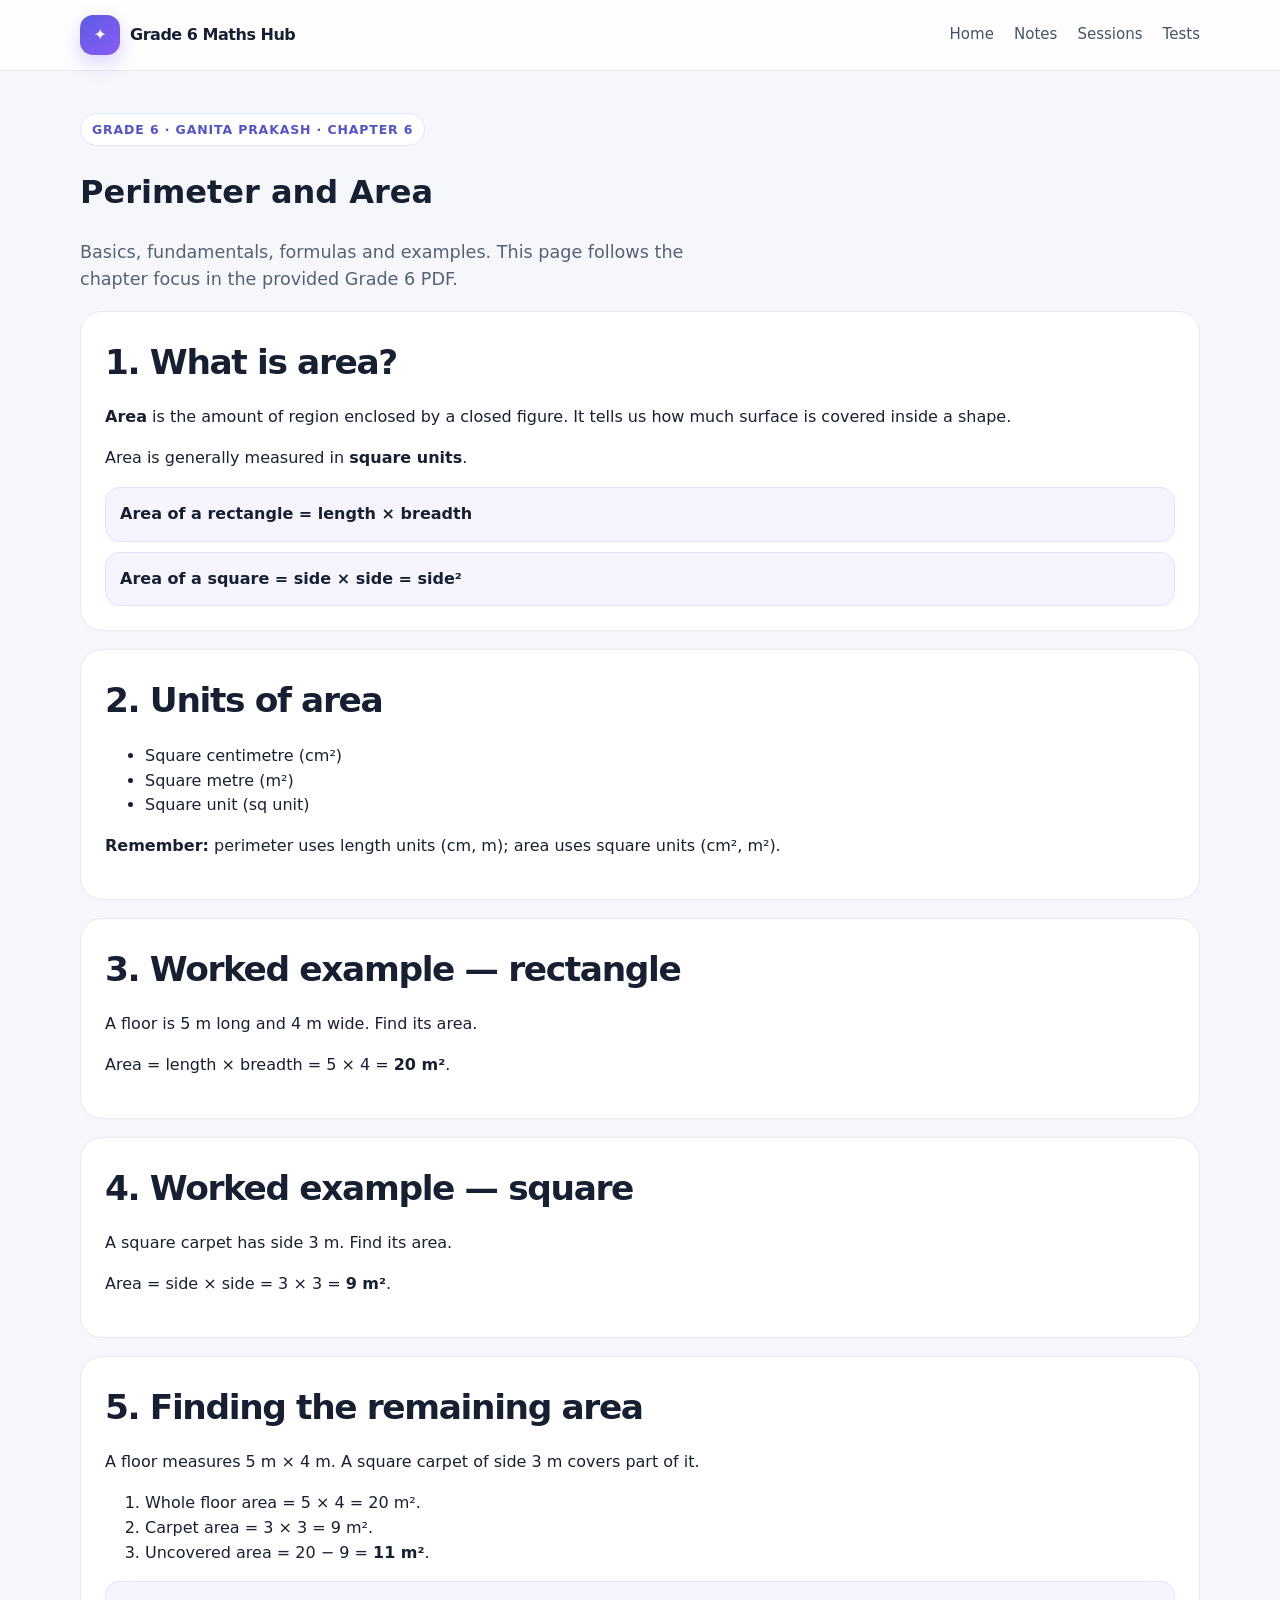
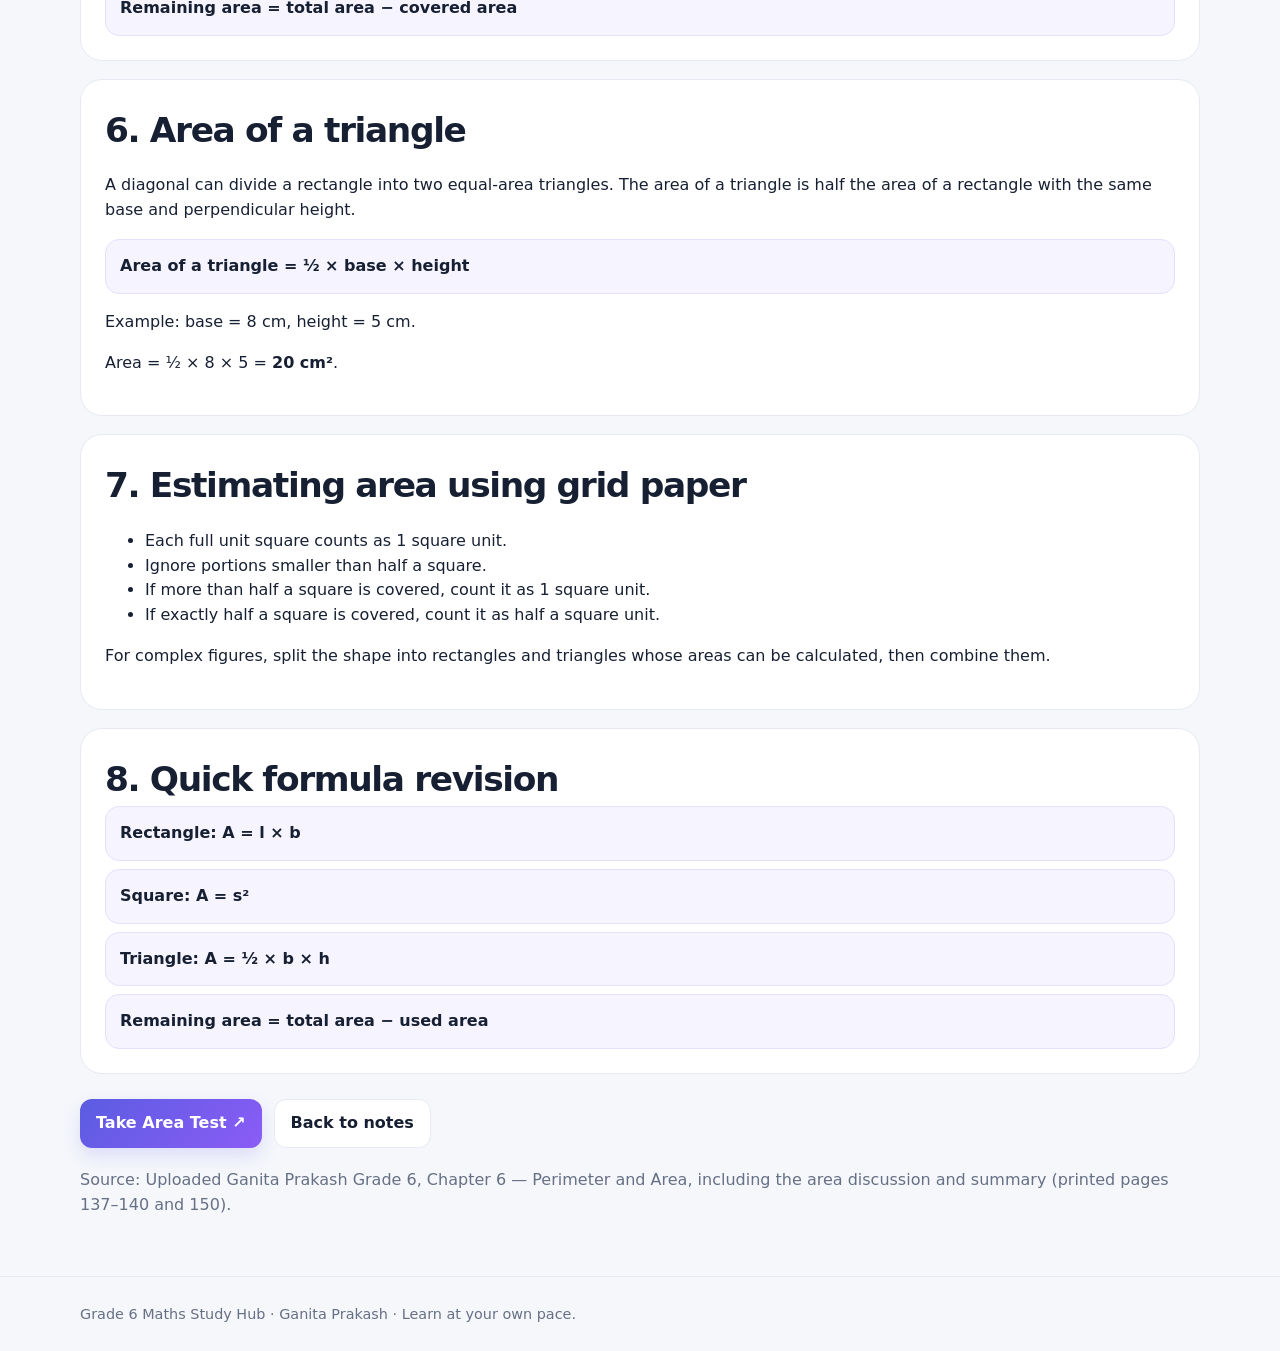
<file: notes/perimeter-and-area.html>
<!doctype html><html lang="en"><head><meta charset="utf-8"><meta name="viewport" content="width=device-width,initial-scale=1"><meta name="description" content="Grade 6 Maths study notes and interactive area test"><title>Perimeter and Area — Grade 6 Notes</title><link rel="stylesheet" href="/assets/style.css"></head><body><header class="nav"><div class="container nav-inner"><a class="brand" href="/"><span class="brand-icon">✦</span><span>Grade 6 Maths Hub</span></a><nav class="nav-links"><a href="/">Home</a><a href="/notes/">Notes</a><a href="/sessions/">Sessions</a><a href="/test/">Tests</a></nav></div></header><main class="section"><div class="container"><span class="eyebrow">Grade 6 · Ganita Prakash · Chapter 6</span><h1>Perimeter and Area</h1><p class="lead">Basics, fundamentals, formulas and examples. This page follows the chapter focus in the provided Grade 6 PDF.</p><div class="panel"><h2>1. What is area?</h2><p><b>Area</b> is the amount of region enclosed by a closed figure. It tells us how much surface is covered inside a shape.</p><p>Area is generally measured in <b>square units</b>.</p><div class="formula">Area of a rectangle = length × breadth</div><div class="formula" style="margin-top:10px">Area of a square = side × side = side²</div></div><div class="panel" style="margin-top:18px"><h2>2. Units of area</h2><ul><li>Square centimetre (cm²)</li><li>Square metre (m²)</li><li>Square unit (sq unit)</li></ul><p><b>Remember:</b> perimeter uses length units (cm, m); area uses square units (cm², m²).</p></div><div class="panel" style="margin-top:18px"><h2>3. Worked example — rectangle</h2><p>A floor is 5 m long and 4 m wide. Find its area.</p><p>Area = length × breadth = 5 × 4 = <b>20 m²</b>.</p></div><div class="panel" style="margin-top:18px"><h2>4. Worked example — square</h2><p>A square carpet has side 3 m. Find its area.</p><p>Area = side × side = 3 × 3 = <b>9 m²</b>.</p></div><div class="panel" style="margin-top:18px"><h2>5. Finding the remaining area</h2><p>A floor measures 5 m × 4 m. A square carpet of side 3 m covers part of it.</p><ol><li>Whole floor area = 5 × 4 = 20 m².</li><li>Carpet area = 3 × 3 = 9 m².</li><li>Uncovered area = 20 − 9 = <b>11 m²</b>.</li></ol><div class="formula">Remaining area = total area − covered area</div></div><div class="panel" style="margin-top:18px"><h2>6. Area of a triangle</h2><p>A diagonal can divide a rectangle into two equal-area triangles. The area of a triangle is half the area of a rectangle with the same base and perpendicular height.</p><div class="formula">Area of a triangle = ½ × base × height</div><p>Example: base = 8 cm, height = 5 cm.</p><p>Area = ½ × 8 × 5 = <b>20 cm²</b>.</p></div><div class="panel" style="margin-top:18px"><h2>7. Estimating area using grid paper</h2><ul><li>Each full unit square counts as 1 square unit.</li><li>Ignore portions smaller than half a square.</li><li>If more than half a square is covered, count it as 1 square unit.</li><li>If exactly half a square is covered, count it as half a square unit.</li></ul><p>For complex figures, split the shape into rectangles and triangles whose areas can be calculated, then combine them.</p></div><div class="panel" style="margin-top:18px"><h2>8. Quick formula revision</h2><div class="formula">Rectangle: A = l × b</div><div class="formula" style="margin-top:8px">Square: A = s²</div><div class="formula" style="margin-top:8px">Triangle: A = ½ × b × h</div><div class="formula" style="margin-top:8px">Remaining area = total area − used area</div></div><div class="hero-actions"><a class="btn" href="/test/">Take Area Test ↗</a><a class="btn secondary" href="/notes/">Back to notes</a></div><p class="muted" style="margin-top:20px">Source: Uploaded Ganita Prakash Grade 6, Chapter 6 — Perimeter and Area, including the area discussion and summary (printed pages 137–140 and 150).</p></div></main><footer class="footer"><div class="container">Grade 6 Maths Study Hub · Ganita Prakash · Learn at your own pace.</div></footer><script src="/assets/app.js"></script>
</file>
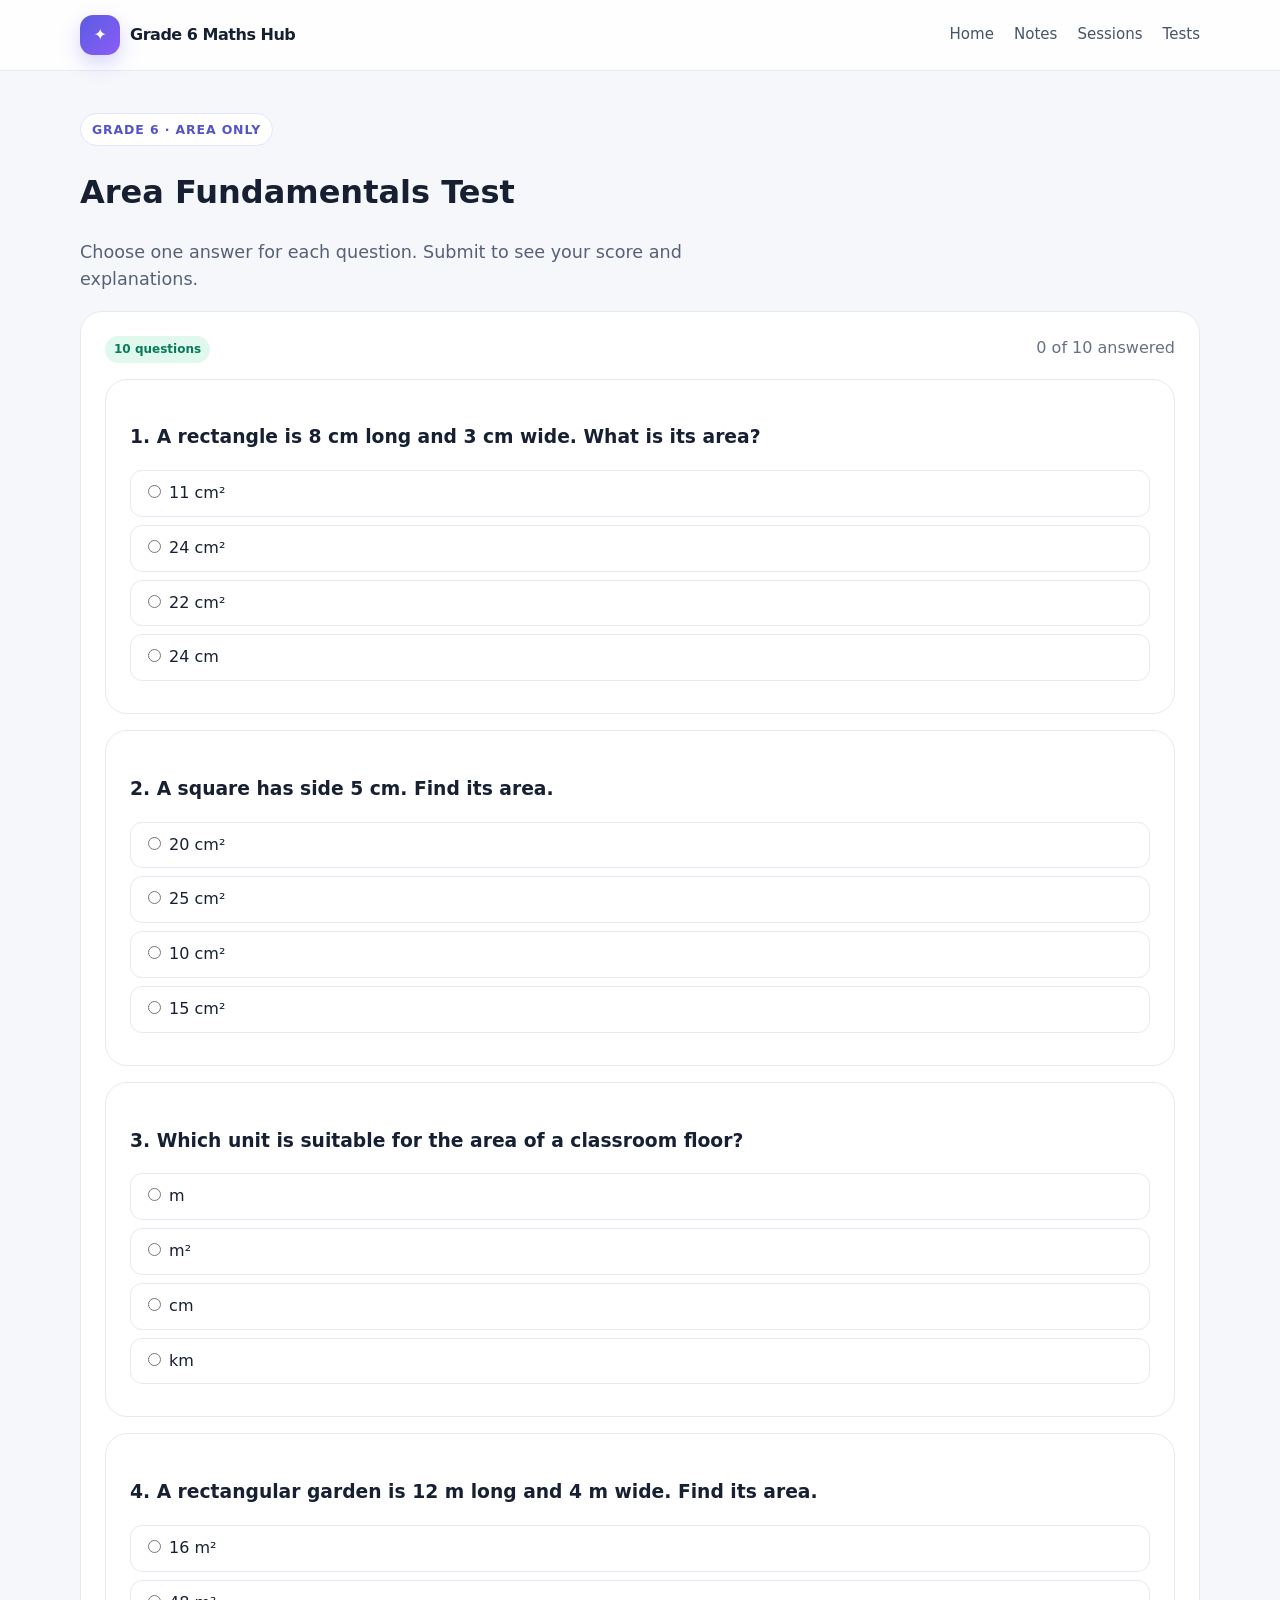
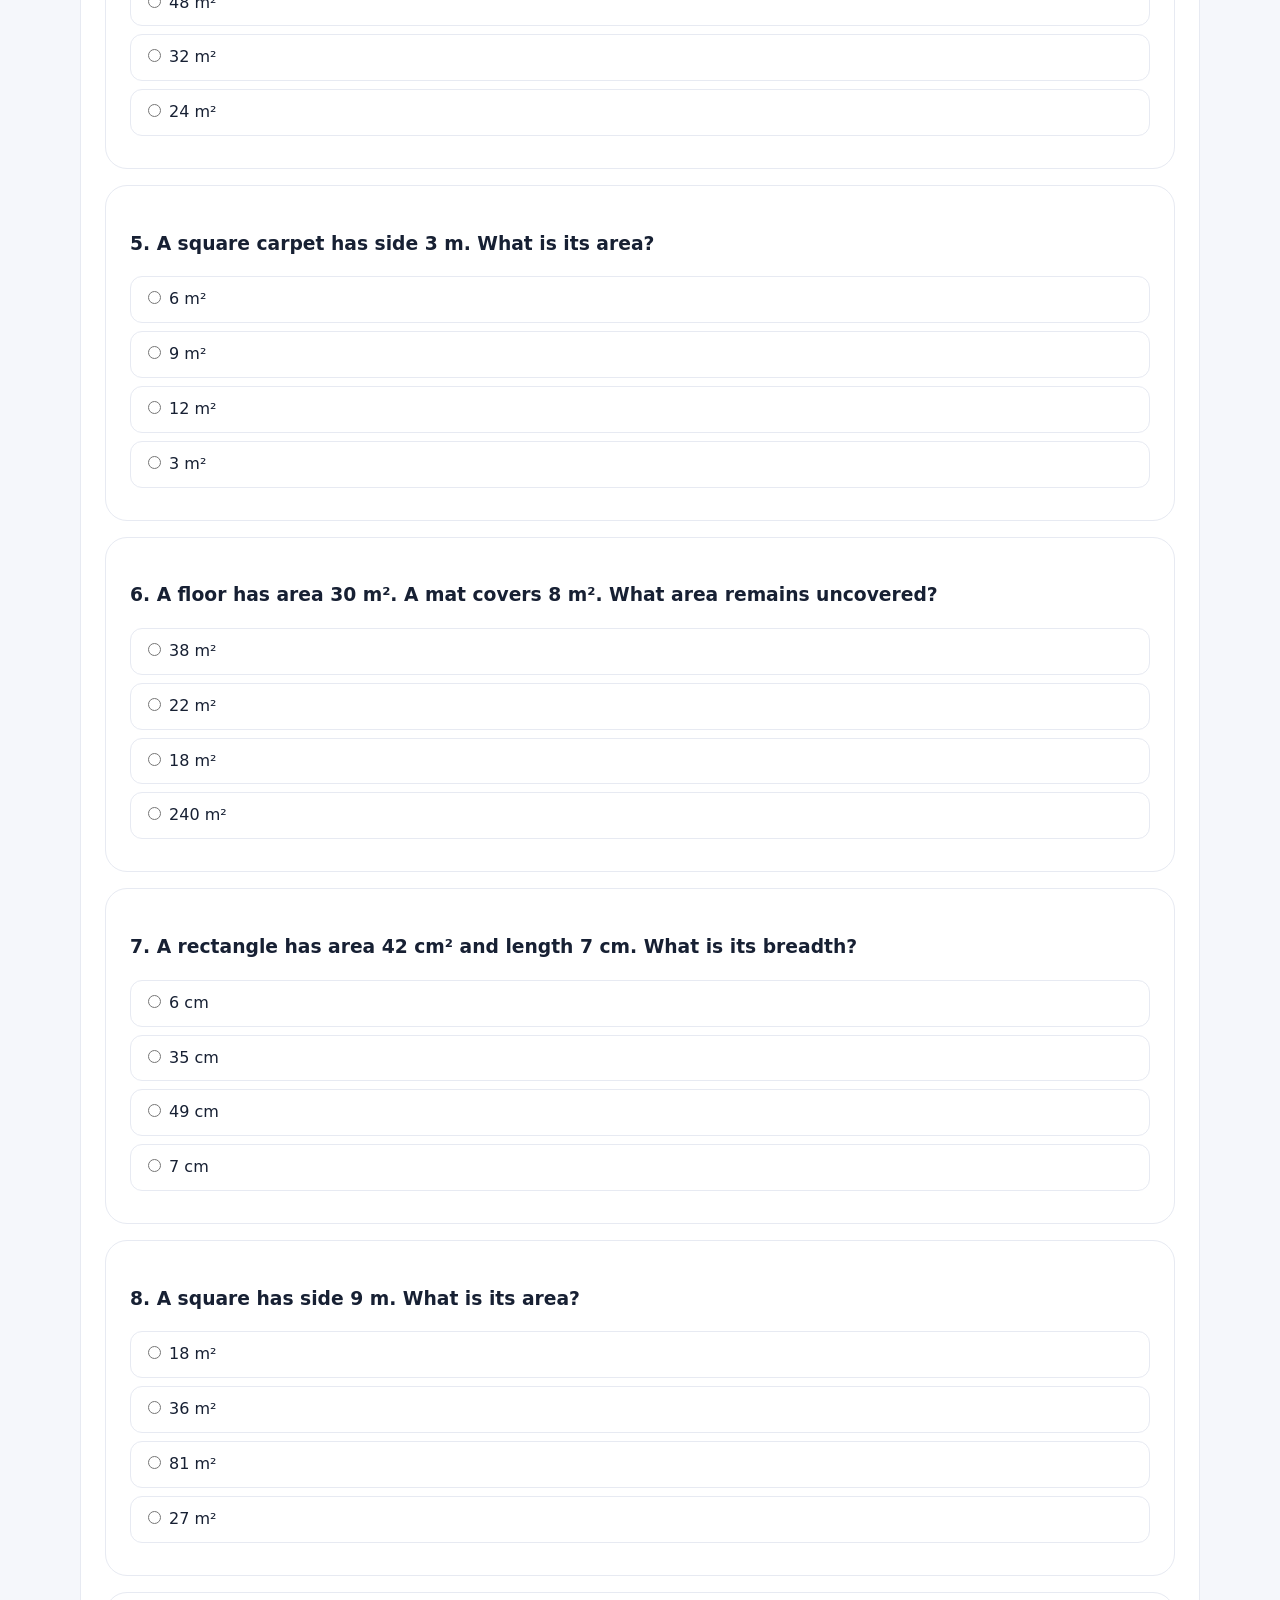
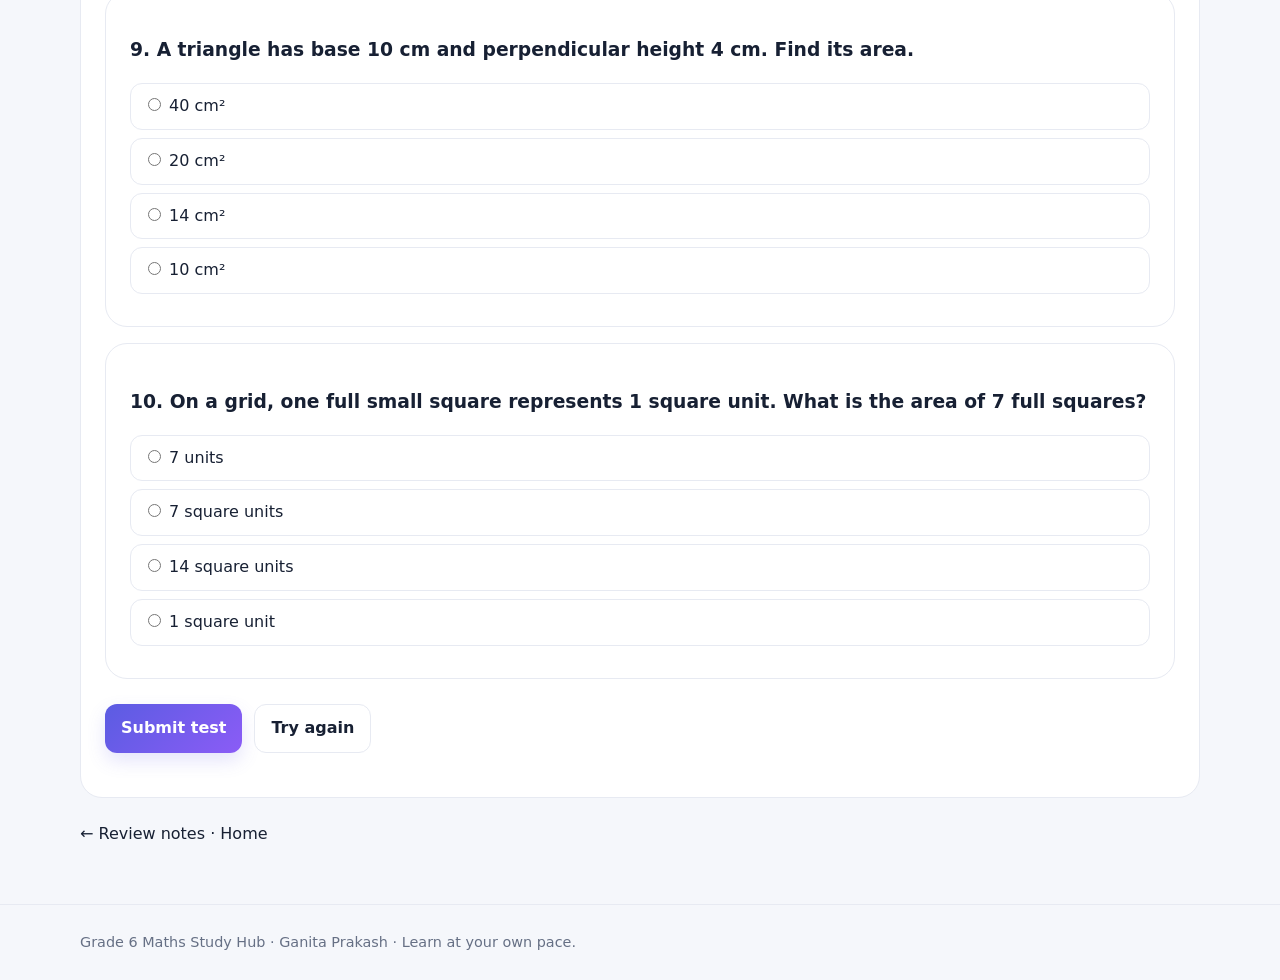
<file: test/area-fundamentals.html>
<!doctype html><html lang="en"><head><meta charset="utf-8"><meta name="viewport" content="width=device-width,initial-scale=1"><meta name="description" content="Grade 6 Maths study notes and interactive area test"><title>Test 1 — Area Fundamentals</title><link rel="stylesheet" href="/assets/style.css"></head><body><header class="nav"><div class="container nav-inner"><a class="brand" href="/"><span class="brand-icon">✦</span><span>Grade 6 Maths Hub</span></a><nav class="nav-links"><a href="/">Home</a><a href="/notes/">Notes</a><a href="/sessions/">Sessions</a><a href="/test/">Tests</a></nav></div></header><main class="section"><div class="container"><span class="eyebrow">Grade 6 · Area only</span><h1>Area Fundamentals Test</h1><p class="lead">Choose one answer for each question. Submit to see your score and explanations.</p><div class="panel"><div style="display:flex;justify-content:space-between;gap:12px;flex-wrap:wrap"><span class="pill green">10 questions</span><span class="muted" id="progress">0 of 10 answered</span></div><div id="questions"><section class="panel" style="margin-top:16px" data-question="0" data-answer="24 cm²" data-why="Area = length × breadth = 8 × 3 = 24 cm²."><h3>1. A rectangle is 8 cm long and 3 cm wide. What is its area?</h3><label class="quiz-option"><input type="radio" name="q0" value="11 cm²" onchange="updateProgress()"> 11 cm²</label><label class="quiz-option"><input type="radio" name="q0" value="24 cm²" onchange="updateProgress()"> 24 cm²</label><label class="quiz-option"><input type="radio" name="q0" value="22 cm²" onchange="updateProgress()"> 22 cm²</label><label class="quiz-option"><input type="radio" name="q0" value="24 cm" onchange="updateProgress()"> 24 cm</label><p class="result muted" hidden></p></section><section class="panel" style="margin-top:16px" data-question="1" data-answer="25 cm²" data-why="Area = side × side = 5 × 5 = 25 cm²."><h3>2. A square has side 5 cm. Find its area.</h3><label class="quiz-option"><input type="radio" name="q1" value="20 cm²" onchange="updateProgress()"> 20 cm²</label><label class="quiz-option"><input type="radio" name="q1" value="25 cm²" onchange="updateProgress()"> 25 cm²</label><label class="quiz-option"><input type="radio" name="q1" value="10 cm²" onchange="updateProgress()"> 10 cm²</label><label class="quiz-option"><input type="radio" name="q1" value="15 cm²" onchange="updateProgress()"> 15 cm²</label><p class="result muted" hidden></p></section><section class="panel" style="margin-top:16px" data-question="2" data-answer="m²" data-why="Area is measured in square units, so m² is suitable."><h3>3. Which unit is suitable for the area of a classroom floor?</h3><label class="quiz-option"><input type="radio" name="q2" value="m" onchange="updateProgress()"> m</label><label class="quiz-option"><input type="radio" name="q2" value="m²" onchange="updateProgress()"> m²</label><label class="quiz-option"><input type="radio" name="q2" value="cm" onchange="updateProgress()"> cm</label><label class="quiz-option"><input type="radio" name="q2" value="km" onchange="updateProgress()"> km</label><p class="result muted" hidden></p></section><section class="panel" style="margin-top:16px" data-question="3" data-answer="48 m²" data-why="Area = 12 × 4 = 48 m²."><h3>4. A rectangular garden is 12 m long and 4 m wide. Find its area.</h3><label class="quiz-option"><input type="radio" name="q3" value="16 m²" onchange="updateProgress()"> 16 m²</label><label class="quiz-option"><input type="radio" name="q3" value="48 m²" onchange="updateProgress()"> 48 m²</label><label class="quiz-option"><input type="radio" name="q3" value="32 m²" onchange="updateProgress()"> 32 m²</label><label class="quiz-option"><input type="radio" name="q3" value="24 m²" onchange="updateProgress()"> 24 m²</label><p class="result muted" hidden></p></section><section class="panel" style="margin-top:16px" data-question="4" data-answer="9 m²" data-why="Area = 3 × 3 = 9 m²."><h3>5. A square carpet has side 3 m. What is its area?</h3><label class="quiz-option"><input type="radio" name="q4" value="6 m²" onchange="updateProgress()"> 6 m²</label><label class="quiz-option"><input type="radio" name="q4" value="9 m²" onchange="updateProgress()"> 9 m²</label><label class="quiz-option"><input type="radio" name="q4" value="12 m²" onchange="updateProgress()"> 12 m²</label><label class="quiz-option"><input type="radio" name="q4" value="3 m²" onchange="updateProgress()"> 3 m²</label><p class="result muted" hidden></p></section><section class="panel" style="margin-top:16px" data-question="5" data-answer="22 m²" data-why="Remaining area = 30 − 8 = 22 m²."><h3>6. A floor has area 30 m². A mat covers 8 m². What area remains uncovered?</h3><label class="quiz-option"><input type="radio" name="q5" value="38 m²" onchange="updateProgress()"> 38 m²</label><label class="quiz-option"><input type="radio" name="q5" value="22 m²" onchange="updateProgress()"> 22 m²</label><label class="quiz-option"><input type="radio" name="q5" value="18 m²" onchange="updateProgress()"> 18 m²</label><label class="quiz-option"><input type="radio" name="q5" value="240 m²" onchange="updateProgress()"> 240 m²</label><p class="result muted" hidden></p></section><section class="panel" style="margin-top:16px" data-question="6" data-answer="6 cm" data-why="Breadth = area ÷ length = 42 ÷ 7 = 6 cm."><h3>7. A rectangle has area 42 cm² and length 7 cm. What is its breadth?</h3><label class="quiz-option"><input type="radio" name="q6" value="6 cm" onchange="updateProgress()"> 6 cm</label><label class="quiz-option"><input type="radio" name="q6" value="35 cm" onchange="updateProgress()"> 35 cm</label><label class="quiz-option"><input type="radio" name="q6" value="49 cm" onchange="updateProgress()"> 49 cm</label><label class="quiz-option"><input type="radio" name="q6" value="7 cm" onchange="updateProgress()"> 7 cm</label><p class="result muted" hidden></p></section><section class="panel" style="margin-top:16px" data-question="7" data-answer="81 m²" data-why="Area = 9 × 9 = 81 m²."><h3>8. A square has side 9 m. What is its area?</h3><label class="quiz-option"><input type="radio" name="q7" value="18 m²" onchange="updateProgress()"> 18 m²</label><label class="quiz-option"><input type="radio" name="q7" value="36 m²" onchange="updateProgress()"> 36 m²</label><label class="quiz-option"><input type="radio" name="q7" value="81 m²" onchange="updateProgress()"> 81 m²</label><label class="quiz-option"><input type="radio" name="q7" value="27 m²" onchange="updateProgress()"> 27 m²</label><p class="result muted" hidden></p></section><section class="panel" style="margin-top:16px" data-question="8" data-answer="20 cm²" data-why="Area = ½ × base × height = ½ × 10 × 4 = 20 cm²."><h3>9. A triangle has base 10 cm and perpendicular height 4 cm. Find its area.</h3><label class="quiz-option"><input type="radio" name="q8" value="40 cm²" onchange="updateProgress()"> 40 cm²</label><label class="quiz-option"><input type="radio" name="q8" value="20 cm²" onchange="updateProgress()"> 20 cm²</label><label class="quiz-option"><input type="radio" name="q8" value="14 cm²" onchange="updateProgress()"> 14 cm²</label><label class="quiz-option"><input type="radio" name="q8" value="10 cm²" onchange="updateProgress()"> 10 cm²</label><p class="result muted" hidden></p></section><section class="panel" style="margin-top:16px" data-question="9" data-answer="7 square units" data-why="Each full square counts as 1 square unit, so 7 squares have area 7 square units."><h3>10. On a grid, one full small square represents 1 square unit. What is the area of 7 full squares?</h3><label class="quiz-option"><input type="radio" name="q9" value="7 units" onchange="updateProgress()"> 7 units</label><label class="quiz-option"><input type="radio" name="q9" value="7 square units" onchange="updateProgress()"> 7 square units</label><label class="quiz-option"><input type="radio" name="q9" value="14 square units" onchange="updateProgress()"> 14 square units</label><label class="quiz-option"><input type="radio" name="q9" value="1 square unit" onchange="updateProgress()"> 1 square unit</label><p class="result muted" hidden></p></section></div><div class="hero-actions"><button class="btn" onclick="gradeTest()">Submit test</button><button class="btn secondary" onclick="resetTest()">Try again</button></div><h2 id="score" style="margin-top:20px" aria-live="polite"></h2></div><p style="margin-top:24px"><a href="/notes/perimeter-and-area.html">← Review notes</a> · <a href="/">Home</a></p></div></main><script>function updateProgress(){let n=document.querySelectorAll('#questions input:checked').length;document.getElementById('progress').textContent=n+' of 10 answered'}function gradeTest(){let sections=[...document.querySelectorAll('[data-question]')],score=0;sections.forEach(s=>{let chosen=s.querySelector('input:checked'),p=s.querySelector('.result');p.hidden=false;if(chosen&&chosen.value===s.dataset.answer){score++;p.textContent='Correct! '+s.dataset.why;p.style.color='#087b59'}else{p.textContent='Correct answer: '+s.dataset.answer+'. '+s.dataset.why;p.style.color='#b42318'}});document.getElementById('score').textContent='Your score: '+score+' / '+sections.length;document.getElementById('score').scrollIntoView({behavior:'smooth',block:'center'})}function resetTest(){document.querySelectorAll('#questions input').forEach(x=>x.checked=false);document.querySelectorAll('.result').forEach(p=>{p.hidden=true;p.textContent='' });document.getElementById('score').textContent='';updateProgress();window.scrollTo({top:0,behavior:'smooth'})}</script><footer class="footer"><div class="container">Grade 6 Maths Study Hub · Ganita Prakash · Learn at your own pace.</div></footer><script src="/assets/app.js"></script>
</file>
<file: assets/style.css>
:root{--bg:#f5f7fb;--card:#fff;--ink:#172033;--muted:#667085;--brand:#5b5ce2;--brand2:#8b5cf6;--line:#e7eaf2;--good:#0f9f78;--shadow:0 16px 45px rgba(28,38,75,.09)}
*{box-sizing:border-box}html{scroll-behavior:smooth}body{margin:0;font-family:Inter,ui-sans-serif,system-ui,-apple-system,BlinkMacSystemFont,"Segoe UI",sans-serif;background:var(--bg);color:var(--ink);line-height:1.55}a{color:inherit;text-decoration:none}button,input,select{font:inherit}.container{width:min(1120px,92%);margin:auto}.nav{position:sticky;top:0;z-index:10;background:rgba(255,255,255,.86);backdrop-filter:blur(14px);border-bottom:1px solid var(--line)}.nav-inner{height:70px;display:flex;align-items:center;justify-content:space-between;gap:18px}.brand{display:flex;align-items:center;gap:10px;font-weight:850;letter-spacing:-.03em}.brand-icon{display:grid;place-items:center;width:40px;height:40px;border-radius:13px;background:linear-gradient(135deg,var(--brand),var(--brand2));color:#fff;box-shadow:0 8px 20px #6b62e744}.nav-links{display:flex;gap:20px;align-items:center;color:#475467;font-size:.94rem}.nav-links a:hover{color:var(--brand)}.btn{display:inline-flex;align-items:center;justify-content:center;gap:8px;border:0;border-radius:12px;padding:11px 16px;background:linear-gradient(135deg,var(--brand),var(--brand2));color:white;font-weight:750;cursor:pointer;box-shadow:0 8px 18px #625fe52b;transition:transform .2s,box-shadow .2s}.btn:hover{transform:translateY(-2px);box-shadow:0 12px 24px #625fe53d}.btn.secondary{background:#fff;color:var(--ink);border:1px solid var(--line);box-shadow:none}.btn.small{padding:8px 12px;font-size:.9rem}.hero{padding:65px 0 40px;position:relative;overflow:hidden;background:radial-gradient(ellipse at 5% 10%,#dddfff 0,transparent 40%),radial-gradient(ellipse at 95% 5%,#f0ddff 0,transparent 35%)}.hero-grid{display:grid;grid-template-columns:1.3fr .7fr;align-items:center;gap:34px}.eyebrow{display:inline-flex;gap:8px;align-items:center;padding:6px 11px;border-radius:999px;background:#fff;border:1px solid #e3e4ff;color:#5354cb;font-weight:800;font-size:.78rem;text-transform:uppercase;letter-spacing:.07em}.hero h1{font-size:clamp(2.4rem,5vw,4.25rem);line-height:1.04;letter-spacing:-.06em;margin:18px 0}.gradient-text{background:linear-gradient(90deg,var(--brand),#a855f7);-webkit-background-clip:text;background-clip:text;color:transparent}.lead{font-size:1.1rem;color:#566078;max-width:650px}.hero-actions{display:flex;gap:12px;flex-wrap:wrap;margin-top:25px}.hero-art{background:rgba(255,255,255,.7);border:1px solid #fff;border-radius:28px;padding:22px;box-shadow:var(--shadow);transform:rotate(1deg);animation:float 5s ease-in-out infinite}.mini-stat{padding:15px;border:1px solid var(--line);background:#fff;border-radius:18px;margin-top:12px}.mini-stat strong{display:block;font-size:1.35rem}.pill{display:inline-flex;align-items:center;border-radius:999px;padding:4px 9px;font-size:.75rem;font-weight:800;background:#f0f0ff;color:#5152c7}.pill.green{background:#e1f8ef;color:#087b59}.section{padding:42px 0}.section-head{display:flex;justify-content:space-between;align-items:end;gap:20px;margin-bottom:22px}.section h2{font-size:clamp(1.6rem,3vw,2.15rem);letter-spacing:-.04em;margin:0}.muted{color:var(--muted)}.cards{display:grid;grid-template-columns:repeat(3,minmax(0,1fr));gap:17px}.card{background:var(--card);border:1px solid var(--line);border-radius:21px;padding:22px;box-shadow:0 5px 20px #1b2a4a05;transition:transform .22s,border-color .22s,box-shadow .22s;animation:rise .55s both}.card:hover{transform:translateY(-5px);border-color:#c9c8ff;box-shadow:var(--shadow)}.card-top{display:flex;align-items:center;justify-content:space-between;gap:12px}.icon-tile{width:48px;height:48px;display:grid;place-items:center;border-radius:15px;font-size:1.45rem;background:#eeeeff}.icon-tile.pink{background:#fce7f3}.icon-tile.green{background:#dcfce7}.icon-tile.amber{background:#fef3c7}.card h3{margin:16px 0 6px;font-size:1.13rem}.card p{color:var(--muted);font-size:.94rem;margin:0 0 16px}.card-foot{display:flex;align-items:center;justify-content:space-between;gap:12px;border-top:1px solid var(--line);padding-top:14px;font-size:.9rem;font-weight:750}.card-foot .arrow{color:var(--brand);font-size:1.2rem}.two-col{display:grid;grid-template-columns:1fr 1fr;gap:18px}.panel{background:#fff;border:1px solid var(--line);border-radius:22px;padding:24px}.step{display:flex;gap:13px;margin-top:18px}.step-number{flex:0 0 32px;height:32px;display:grid;place-items:center;border-radius:10px;background:#eeeefe;color:#5556d9;font-weight:900}.step p{margin:2px 0 0;color:var(--muted);font-size:.94rem}.footer{border-top:1px solid var(--line);padding:26px 0;color:var(--muted);font-size:.9rem}.searchbar{width:min(360px,100%);padding:11px 14px;border-radius:12px;border:1px solid var(--line);background:#fff;outline:none}.searchbar:focus{border-color:var(--brand);box-shadow:0 0 0 3px #5b5ce21a}.dropzone{border:2px dashed #b9baff;border-radius:20px;background:#fafaff;padding:30px;text-align:center;transition:.2s}.dropzone.dragover{background:#efefff;border-color:var(--brand);transform:scale(1.01)}.dropzone input{display:none}.file-result{display:none;text-align:left;margin-top:18px;padding:16px;border-radius:14px;background:#fff;border:1px solid var(--line)}.file-result.show{display:block}.path-code{font-family:ui-monospace,SFMono-Regular,Menlo,monospace;background:#f1f2f8;border-radius:8px;padding:4px 8px;overflow-wrap:anywhere}.toast{position:fixed;bottom:22px;right:22px;background:#182033;color:white;padding:12px 16px;border-radius:12px;box-shadow:var(--shadow);opacity:0;transform:translateY(12px);transition:.25s;pointer-events:none;z-index:50}.toast.show{opacity:1;transform:translateY(0)}.list-links{display:grid;gap:10px}.list-link{display:flex;align-items:center;justify-content:space-between;gap:12px;padding:14px 15px;border:1px solid var(--line);border-radius:13px;background:#fff;transition:.2s}.list-link:hover{border-color:#b8b8ff;transform:translateX(3px)}.list-link small{display:block;color:var(--muted)}.notice{padding:14px 16px;border-radius:13px;background:#fff7e6;border:1px solid #f4d89b;color:#73530c;font-size:.92rem}.success{color:var(--good)}@keyframes float{0%,100%{transform:translateY(0) rotate(1deg)}50%{transform:translateY(-8px) rotate(-.5deg)}}@keyframes rise{from{opacity:0;transform:translateY(13px)}to{opacity:1;transform:translateY(0)}}@media(max-width:800px){.hero-grid,.two-col{grid-template-columns:1fr}.hero-art{max-width:500px}.cards{grid-template-columns:repeat(2,minmax(0,1fr))}.nav-links{gap:11px}.nav-links .hide-mobile{display:none}}@media(max-width:560px){.cards{grid-template-columns:1fr}.nav-inner{height:62px}.nav-links{font-size:.85rem}.hero{padding-top:44px}.section{padding:30px 0}.section-head{align-items:start;flex-direction:column}.hero h1{font-size:2.65rem}}@media(prefers-reduced-motion:reduce){*,*::before,*::after{animation-duration:.01ms!important;transition-duration:.01ms!important;scroll-behavior:auto!important}}

@media(max-width:760px){.hero-grid,.cards,.two-col{grid-template-columns:1fr}.nav-links{gap:9px;flex-wrap:wrap;font-size:.82rem}.nav-inner{height:auto;padding:12px 0}.hero{padding-top:35px}} .formula{padding:14px;background:#f5f4ff;border:1px solid #e3e1ff;border-radius:14px;font-weight:700;overflow:auto}.quiz-option{display:block;padding:10px 12px;border:1px solid #e7eaf2;border-radius:12px;margin:8px 0;cursor:pointer}.quiz-option:has(input:checked){border-color:#5b5ce2;background:#f5f4ff}
</file>
